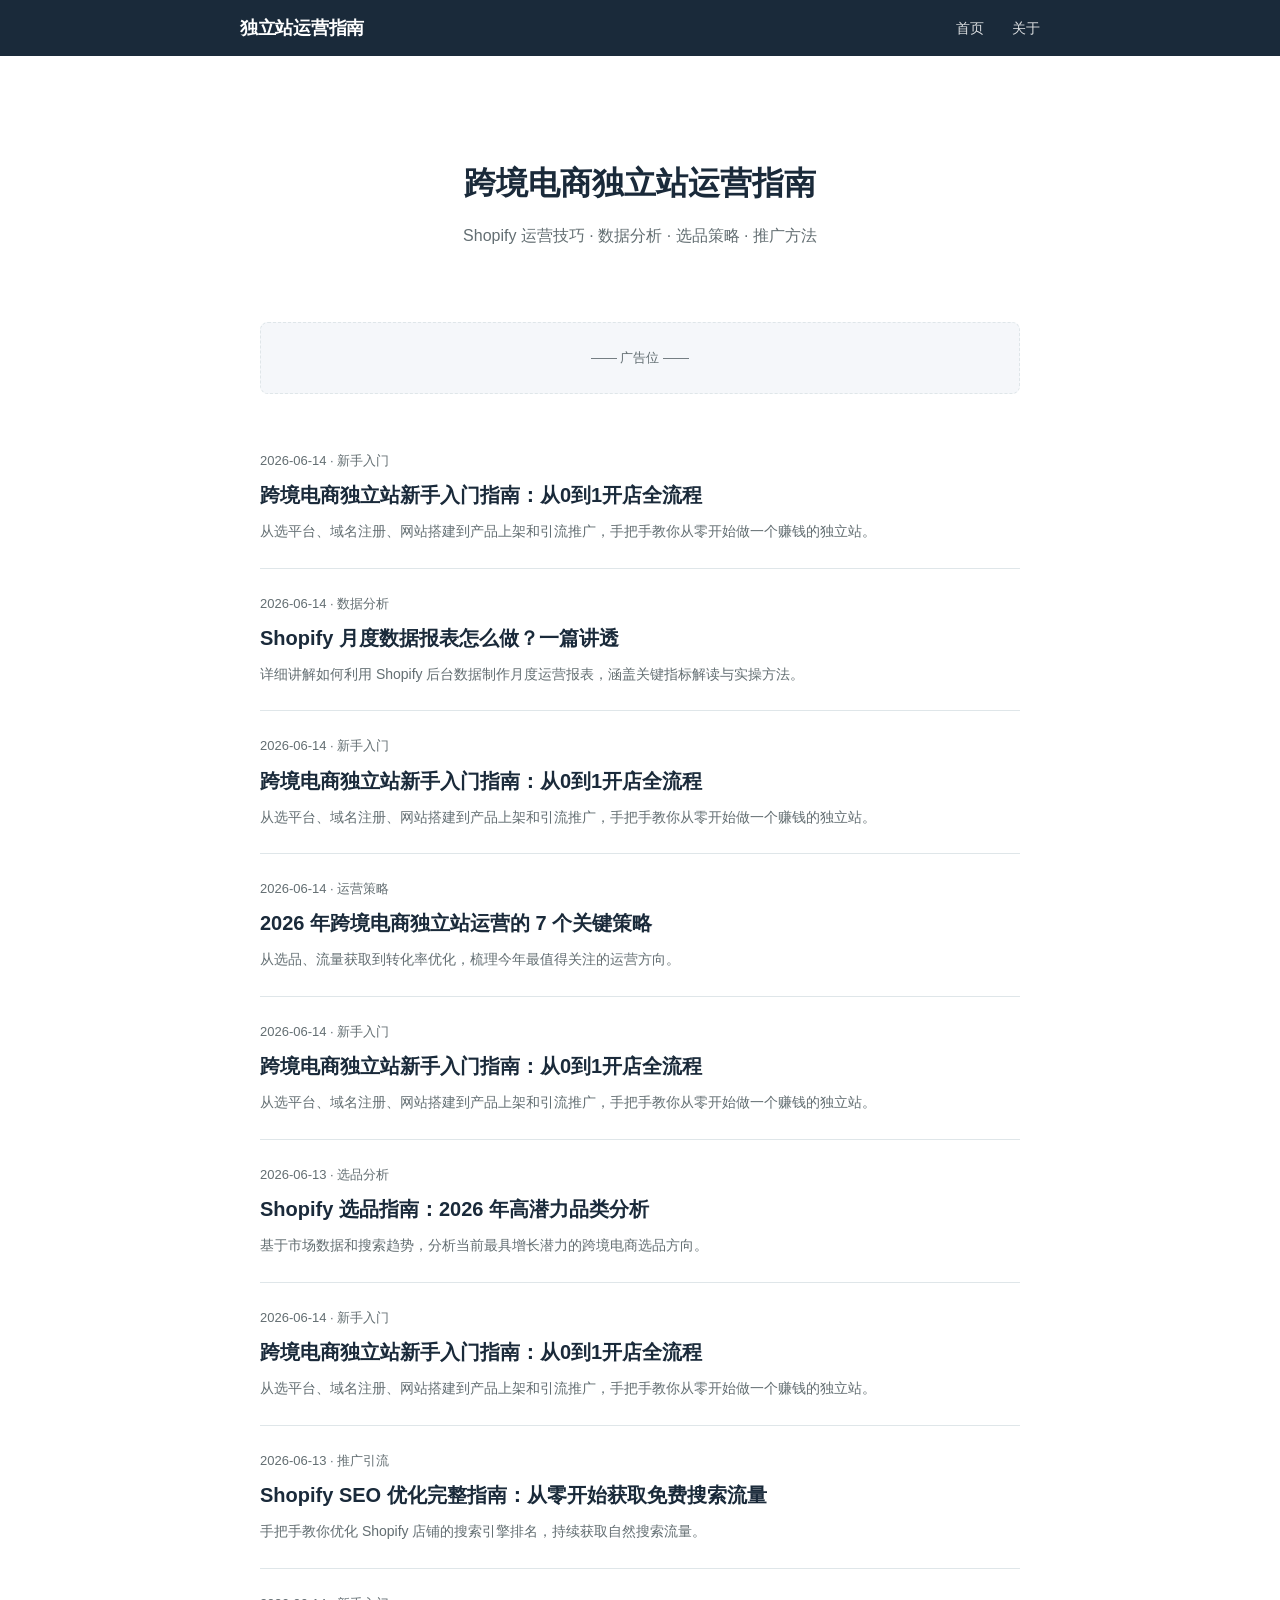
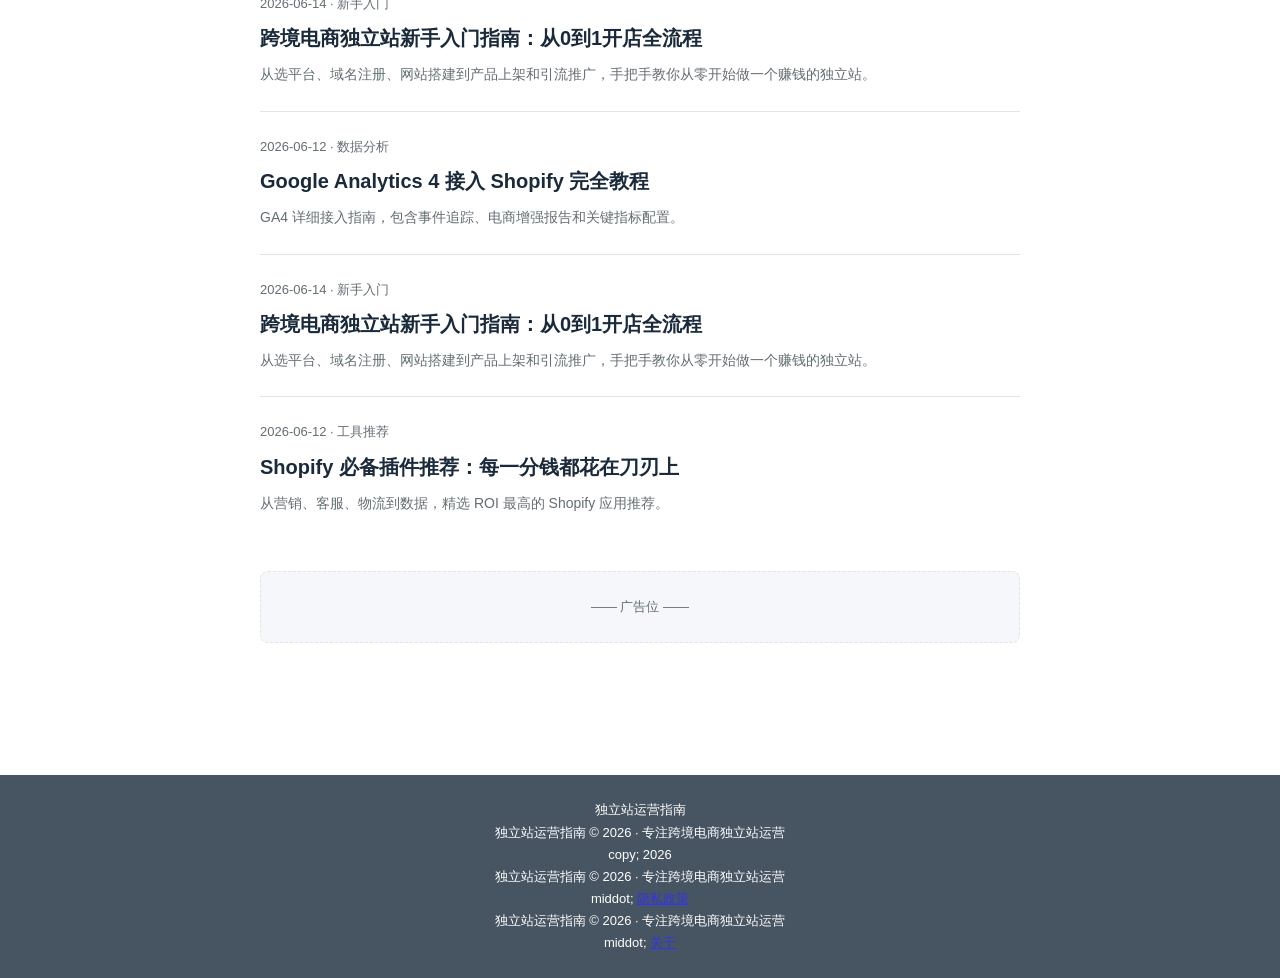
<file: index.html>
<!DOCTYPE html>
<html lang="zh-CN">
<head>
<meta charset="UTF-8">
<meta name="viewport" content="width=device-width, initial-scale=1.0">
<title>独立站运营指南 - Shopify运营技巧与跨境电商数据分析</title>
<meta name="description" content="专注于跨境电商独立站运营，分享Shopify数据分析和独立站推广技巧。每日更新运营干货。">
<link rel="stylesheet" href="/css/style.css">
<link rel="sitemap" type="application/xml" href="/sitemap.xml">
</head>
<body>

<header>
  <div class="inner">
    <a href="/" class="logo">独立站运营指南</a>
    <nav>
      <a href="/">首页</a>
      <a href="/about.html">关于</a>
    </nav>
  </div>
</header>

<div class="container">

  <div class="hero">
    <h1>跨境电商独立站运营指南</h1>
    <p>Shopify 运营技巧 · 数据分析 · 选品策略 · 推广方法</p>
  </div>

  <!-- AdSense 占位 -->
  <div class="ad-slot">—— 广告位 ——</div>

  <ul class="post-list" id="post-list">

    <li class="post-item">
      <div class="meta">2026-06-14 · 新手入门</div>
      <h2><a href="/posts/independent-site-guide-beginners.html">跨境电商独立站新手入门指南：从0到1开店全流程</a></h2>
      <p class="excerpt">从选平台、域名注册、网站搭建到产品上架和引流推广，手把手教你从零开始做一个赚钱的独立站。</p>
    </li>
    <li class="post-item">
      <div class="meta">2026-06-14 · 数据分析</div>
      <h2><a href="/posts/shopify-data-report-guide.html">Shopify 月度数据报表怎么做？一篇讲透</a></h2>
      <p class="excerpt">详细讲解如何利用 Shopify 后台数据制作月度运营报表，涵盖关键指标解读与实操方法。</p>
    </li>

    <li class="post-item">
      <div class="meta">2026-06-14 · 新手入门</div>
      <h2><a href="/posts/independent-site-guide-beginners.html">跨境电商独立站新手入门指南：从0到1开店全流程</a></h2>
      <p class="excerpt">从选平台、域名注册、网站搭建到产品上架和引流推广，手把手教你从零开始做一个赚钱的独立站。</p>
    </li>
    <li class="post-item">
      <div class="meta">2026-06-14 · 运营策略</div>
      <h2><a href="/posts/cross-border-ecommerce-tips-2026.html">2026 年跨境电商独立站运营的 7 个关键策略</a></h2>
      <p class="excerpt">从选品、流量获取到转化率优化，梳理今年最值得关注的运营方向。</p>
    </li>

    <li class="post-item">
      <div class="meta">2026-06-14 · 新手入门</div>
      <h2><a href="/posts/independent-site-guide-beginners.html">跨境电商独立站新手入门指南：从0到1开店全流程</a></h2>
      <p class="excerpt">从选平台、域名注册、网站搭建到产品上架和引流推广，手把手教你从零开始做一个赚钱的独立站。</p>
    </li>
    <li class="post-item">
      <div class="meta">2026-06-13 · 选品分析</div>
      <h2><a href="/posts/shopify-product-research-2026.html">Shopify 选品指南：2026 年高潜力品类分析</a></h2>
      <p class="excerpt">基于市场数据和搜索趋势，分析当前最具增长潜力的跨境电商选品方向。</p>
    </li>

    <li class="post-item">
      <div class="meta">2026-06-14 · 新手入门</div>
      <h2><a href="/posts/independent-site-guide-beginners.html">跨境电商独立站新手入门指南：从0到1开店全流程</a></h2>
      <p class="excerpt">从选平台、域名注册、网站搭建到产品上架和引流推广，手把手教你从零开始做一个赚钱的独立站。</p>
    </li>
    <li class="post-item">
      <div class="meta">2026-06-13 · 推广引流</div>
      <h2><a href="/posts/shopify-seo-guide.html">Shopify SEO 优化完整指南：从零开始获取免费搜索流量</a></h2>
      <p class="excerpt">手把手教你优化 Shopify 店铺的搜索引擎排名，持续获取自然搜索流量。</p>
    </li>

    <li class="post-item">
      <div class="meta">2026-06-14 · 新手入门</div>
      <h2><a href="/posts/independent-site-guide-beginners.html">跨境电商独立站新手入门指南：从0到1开店全流程</a></h2>
      <p class="excerpt">从选平台、域名注册、网站搭建到产品上架和引流推广，手把手教你从零开始做一个赚钱的独立站。</p>
    </li>
    <li class="post-item">
      <div class="meta">2026-06-12 · 数据分析</div>
      <h2><a href="/posts/google-analytics-4-shopify.html">Google Analytics 4 接入 Shopify 完全教程</a></h2>
      <p class="excerpt">GA4 详细接入指南，包含事件追踪、电商增强报告和关键指标配置。</p>
    </li>

    <li class="post-item">
      <div class="meta">2026-06-14 · 新手入门</div>
      <h2><a href="/posts/independent-site-guide-beginners.html">跨境电商独立站新手入门指南：从0到1开店全流程</a></h2>
      <p class="excerpt">从选平台、域名注册、网站搭建到产品上架和引流推广，手把手教你从零开始做一个赚钱的独立站。</p>
    </li>
    <li class="post-item">
      <div class="meta">2026-06-12 · 工具推荐</div>
      <h2><a href="/posts/shopify-apps-roi-calculator.html">Shopify 必备插件推荐：每一分钱都花在刀刃上</a></h2>
      <p class="excerpt">从营销、客服、物流到数据，精选 ROI 最高的 Shopify 应用推荐。</p>
    </li>

  </ul>

  <!-- AdSense 底部 -->
  <div class="ad-slot">—— 广告位 ——</div>

</div>

<footer>
  <p>独立站运营指南 <p>独立站运营指南 &copy; 2026 &middot; 专注跨境电商独立站运营</p>copy; 2026 <p>独立站运营指南 &copy; 2026 &middot; 专注跨境电商独立站运营</p>middot; <a href="/privacy-policy.html">隐私政策</a> <p>独立站运营指南 &copy; 2026 &middot; 专注跨境电商独立站运营</p>middot; <a href="/about.html">关于</a></p>
</footer>

</body>
</html>
</file>
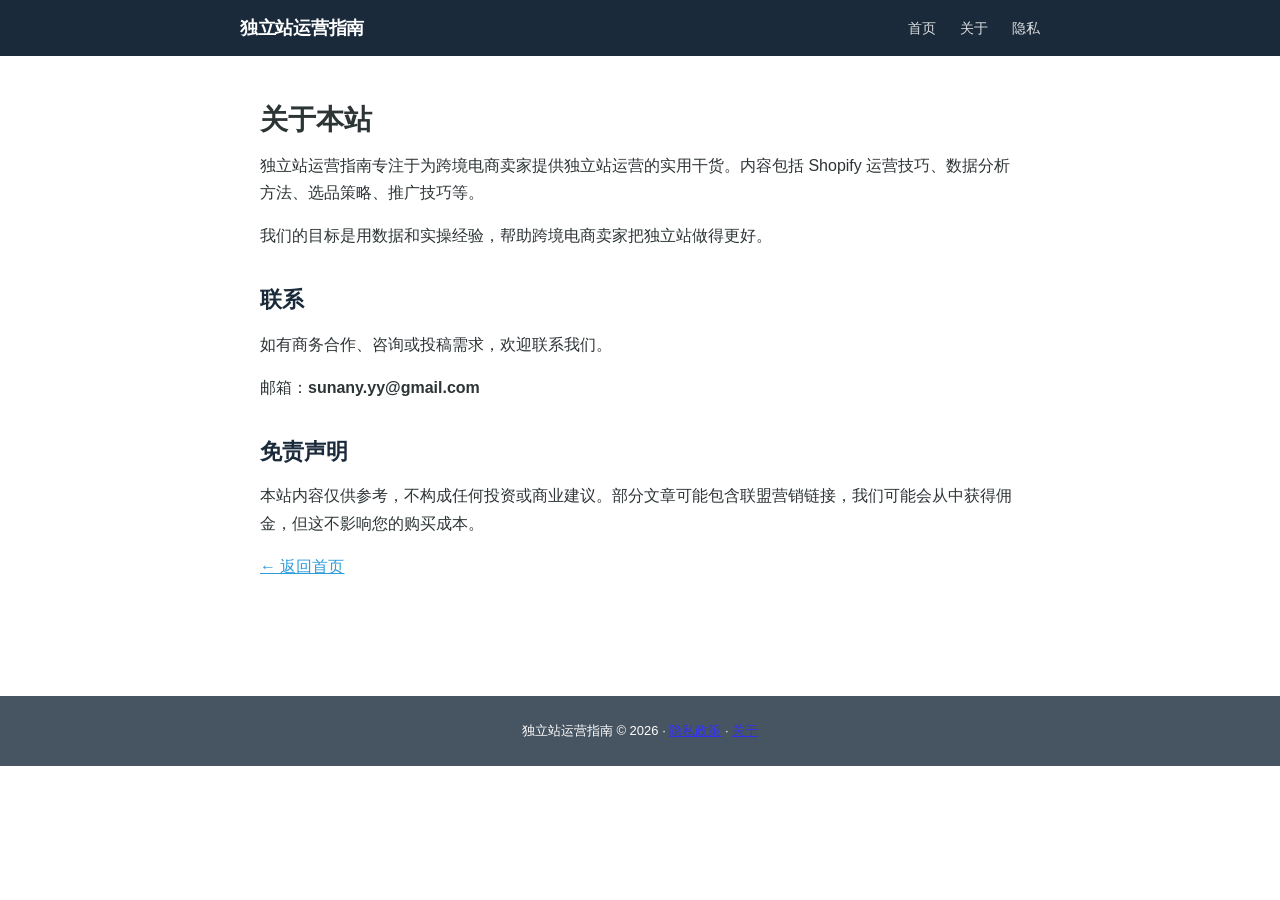
<file: about.html>
<!DOCTYPE html>
<html lang="zh-CN">
<head>
<meta charset="UTF-8">
<meta name="viewport" content="width=device-width, initial-scale=1.0">
<title>关于 - 独立站运营指南</title>
<meta name="description" content="关于独立站运营指南，专注跨境电商独立站运营的干货分享平台。">
<link rel="stylesheet" href="/css/style.css">
</head>
<body>
<header>
  <div class="inner">
    <a href="/" class="logo">独立站运营指南</a>
    <nav><a href="/">首页</a><a href="/about.html">关于</a><a href="/privacy-policy.html">隐私</a></nav>
  </div>
</header>
<div class="container article">
<h1>关于本站</h1>
<p>独立站运营指南专注于为跨境电商卖家提供独立站运营的实用干货。内容包括 Shopify 运营技巧、数据分析方法、选品策略、推广技巧等。</p>
<p>我们的目标是用数据和实操经验，帮助跨境电商卖家把独立站做得更好。</p>
<h2>联系</h2>
<p>如有商务合作、咨询或投稿需求，欢迎联系我们。</p>
<p>邮箱：<strong>sunany.yy@gmail.com</strong></p>

<h2>免责声明</h2>
<p>本站内容仅供参考，不构成任何投资或商业建议。部分文章可能包含联盟营销链接，我们可能会从中获得佣金，但这不影响您的购买成本。</p>

<p><a href="/">← 返回首页</a></p>
</div>
<footer>
  <p>独立站运营指南 &copy; 2026 &middot; <a href="/privacy-policy.html">隐私政策</a> &middot; <a href="/about.html">关于</a></p>
</footer>
</body>
</html>
</file>
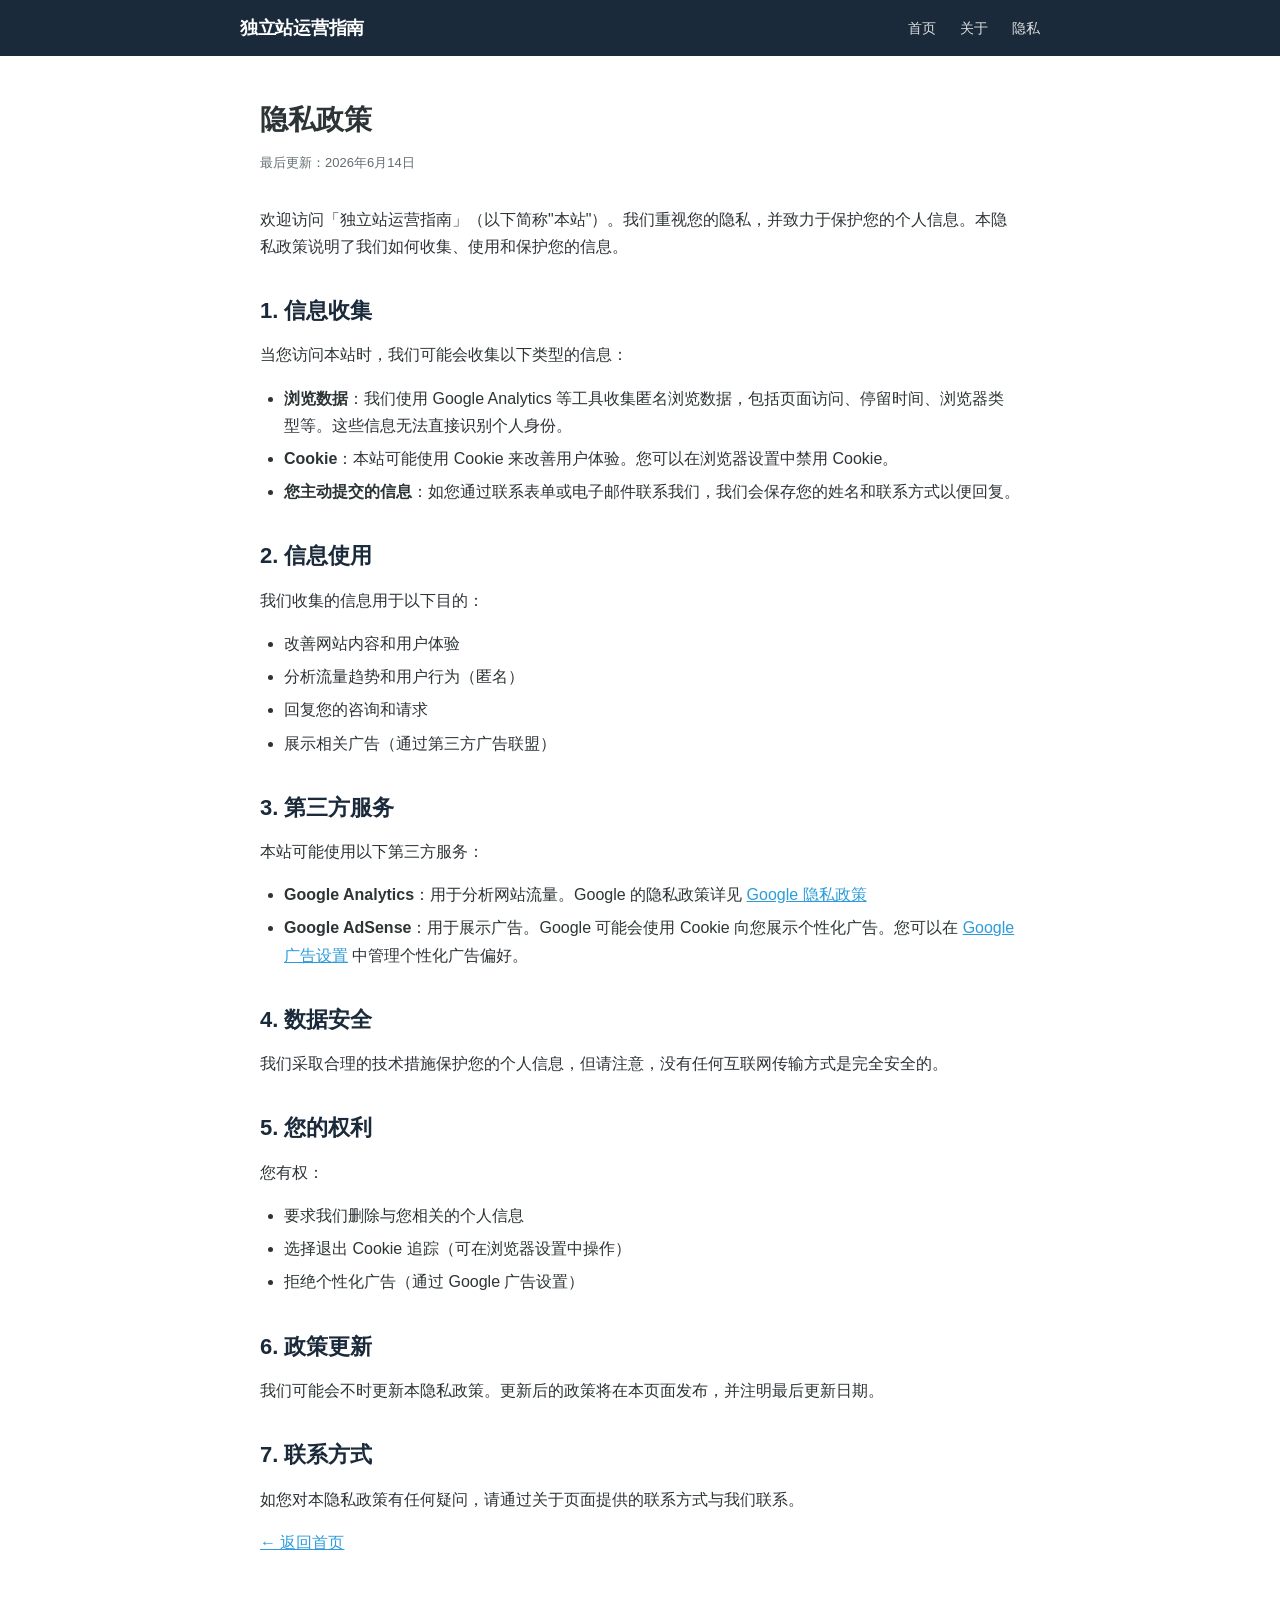
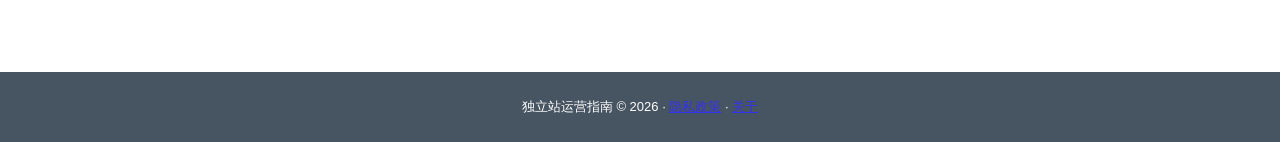
<file: privacy-policy.html>
<!DOCTYPE html>
<html lang="zh-CN">
<head>
<meta charset="UTF-8">
<meta name="viewport" content="width=device-width, initial-scale=1.0">
<title>隐私政策 - 独立站运营指南</title>
<meta name="description" content="独立站运营指南的隐私政策，说明我们如何收集、使用和保护您的个人信息。">
<link rel="stylesheet" href="/css/style.css">
</head>
<body>
<header>
  <div class="inner">
    <a href="/" class="logo">独立站运营指南</a>
    <nav><a href="/">首页</a><a href="/about.html">关于</a><a href="/privacy-policy.html">隐私</a></nav>
  </div>
</header>
<div class="container article">
<h1>隐私政策</h1>
<p class="meta">最后更新：2026年6月14日</p>

<p>欢迎访问「独立站运营指南」（以下简称"本站"）。我们重视您的隐私，并致力于保护您的个人信息。本隐私政策说明了我们如何收集、使用和保护您的信息。</p>

<h2>1. 信息收集</h2>
<p>当您访问本站时，我们可能会收集以下类型的信息：</p>
<ul>
  <li><strong>浏览数据</strong>：我们使用 Google Analytics 等工具收集匿名浏览数据，包括页面访问、停留时间、浏览器类型等。这些信息无法直接识别个人身份。</li>
  <li><strong>Cookie</strong>：本站可能使用 Cookie 来改善用户体验。您可以在浏览器设置中禁用 Cookie。</li>
  <li><strong>您主动提交的信息</strong>：如您通过联系表单或电子邮件联系我们，我们会保存您的姓名和联系方式以便回复。</li>
</ul>

<h2>2. 信息使用</h2>
<p>我们收集的信息用于以下目的：</p>
<ul>
  <li>改善网站内容和用户体验</li>
  <li>分析流量趋势和用户行为（匿名）</li>
  <li>回复您的咨询和请求</li>
  <li>展示相关广告（通过第三方广告联盟）</li>
</ul>

<h2>3. 第三方服务</h2>
<p>本站可能使用以下第三方服务：</p>
<ul>
  <li><strong>Google Analytics</strong>：用于分析网站流量。Google 的隐私政策详见 <a href="https://policies.google.com/privacy" rel="nofollow" target="_blank">Google 隐私政策</a></li>
  <li><strong>Google AdSense</strong>：用于展示广告。Google 可能会使用 Cookie 向您展示个性化广告。您可以在 <a href="https://adssettings.google.com" rel="nofollow" target="_blank">Google 广告设置</a> 中管理个性化广告偏好。</li>
</ul>

<h2>4. 数据安全</h2>
<p>我们采取合理的技术措施保护您的个人信息，但请注意，没有任何互联网传输方式是完全安全的。</p>

<h2>5. 您的权利</h2>
<p>您有权：</p>
<ul>
  <li>要求我们删除与您相关的个人信息</li>
  <li>选择退出 Cookie 追踪（可在浏览器设置中操作）</li>
  <li>拒绝个性化广告（通过 Google 广告设置）</li>
</ul>

<h2>6. 政策更新</h2>
<p>我们可能会不时更新本隐私政策。更新后的政策将在本页面发布，并注明最后更新日期。</p>

<h2>7. 联系方式</h2>
<p>如您对本隐私政策有任何疑问，请通过关于页面提供的联系方式与我们联系。</p>

<p><a href="/">← 返回首页</a></p>
</div>
<footer>
  <p>独立站运营指南 &copy; 2026 &middot; <a href="/privacy-policy.html">隐私政策</a> &middot; <a href="/about.html">关于</a></p>
</footer>
</body>
</html>
</file>
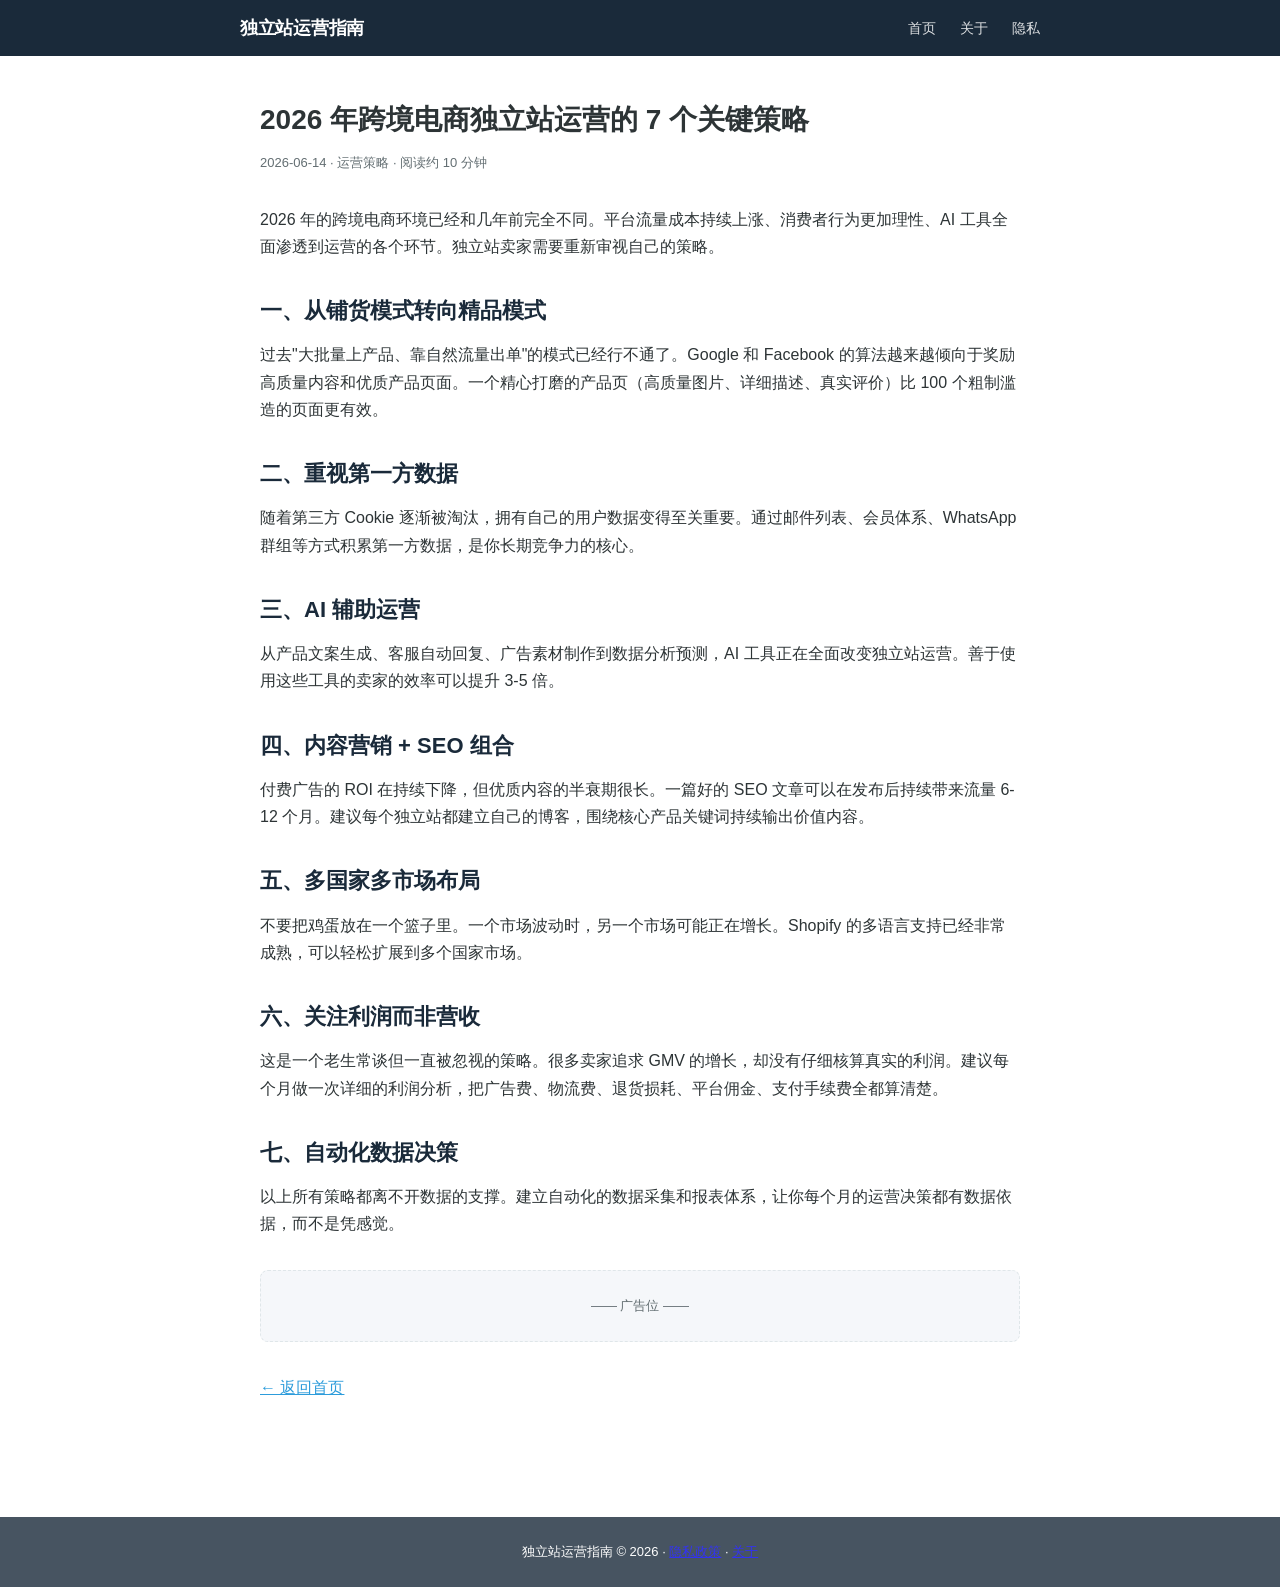
<file: posts/cross-border-ecommerce-tips-2026.html>
<!DOCTYPE html>
<html lang="zh-CN">
<head>
<meta charset="UTF-8">
<meta name="viewport" content="width=device-width, initial-scale=1.0">
<title>2026 年跨境电商独立站运营的 7 个关键策略 - 独立站运营指南</title>
<meta name="description" content="从选品、流量获取到转化率优化，梳理 2026 年最值得关注的跨境电商独立站运营方向。">
<link rel="stylesheet" href="/css/style.css">
</head>
<body>
<header>
  <div class="inner">
    <a href="/" class="logo">独立站运营指南</a>
    <nav><a href="/">首页</a><a href="/about.html">关于</a><a href="/privacy-policy.html">隐私</a></nav>
  </div>
</header>
<div class="container article">
<h1>2026 年跨境电商独立站运营的 7 个关键策略</h1>
<div class="meta">2026-06-14 · 运营策略 · 阅读约 10 分钟</div>

<p>2026 年的跨境电商环境已经和几年前完全不同。平台流量成本持续上涨、消费者行为更加理性、AI 工具全面渗透到运营的各个环节。独立站卖家需要重新审视自己的策略。</p>

<h2>一、从铺货模式转向精品模式</h2>
<p>过去"大批量上产品、靠自然流量出单"的模式已经行不通了。Google 和 Facebook 的算法越来越倾向于奖励高质量内容和优质产品页面。一个精心打磨的产品页（高质量图片、详细描述、真实评价）比 100 个粗制滥造的页面更有效。</p>

<h2>二、重视第一方数据</h2>
<p>随着第三方 Cookie 逐渐被淘汰，拥有自己的用户数据变得至关重要。通过邮件列表、会员体系、WhatsApp 群组等方式积累第一方数据，是你长期竞争力的核心。</p>

<h2>三、AI 辅助运营</h2>
<p>从产品文案生成、客服自动回复、广告素材制作到数据分析预测，AI 工具正在全面改变独立站运营。善于使用这些工具的卖家的效率可以提升 3-5 倍。</p>

<h2>四、内容营销 + SEO 组合</h2>
<p>付费广告的 ROI 在持续下降，但优质内容的半衰期很长。一篇好的 SEO 文章可以在发布后持续带来流量 6-12 个月。建议每个独立站都建立自己的博客，围绕核心产品关键词持续输出价值内容。</p>

<h2>五、多国家多市场布局</h2>
<p>不要把鸡蛋放在一个篮子里。一个市场波动时，另一个市场可能正在增长。Shopify 的多语言支持已经非常成熟，可以轻松扩展到多个国家市场。</p>

<h2>六、关注利润而非营收</h2>
<p>这是一个老生常谈但一直被忽视的策略。很多卖家追求 GMV 的增长，却没有仔细核算真实的利润。建议每个月做一次详细的利润分析，把广告费、物流费、退货损耗、平台佣金、支付手续费全都算清楚。</p>

<h2>七、自动化数据决策</h2>
<p>以上所有策略都离不开数据的支撑。建立自动化的数据采集和报表体系，让你每个月的运营决策都有数据依据，而不是凭感觉。</p>

<div class="ad-slot">—— 广告位 ——</div>

<p><a href="/">← 返回首页</a></p>
</div>
<footer>
  <p>独立站运营指南 &copy; 2026 &middot; <a href="/privacy-policy.html">隐私政策</a> &middot; <a href="/about.html">关于</a></p>
</footer>
</body>
</html>
</file>
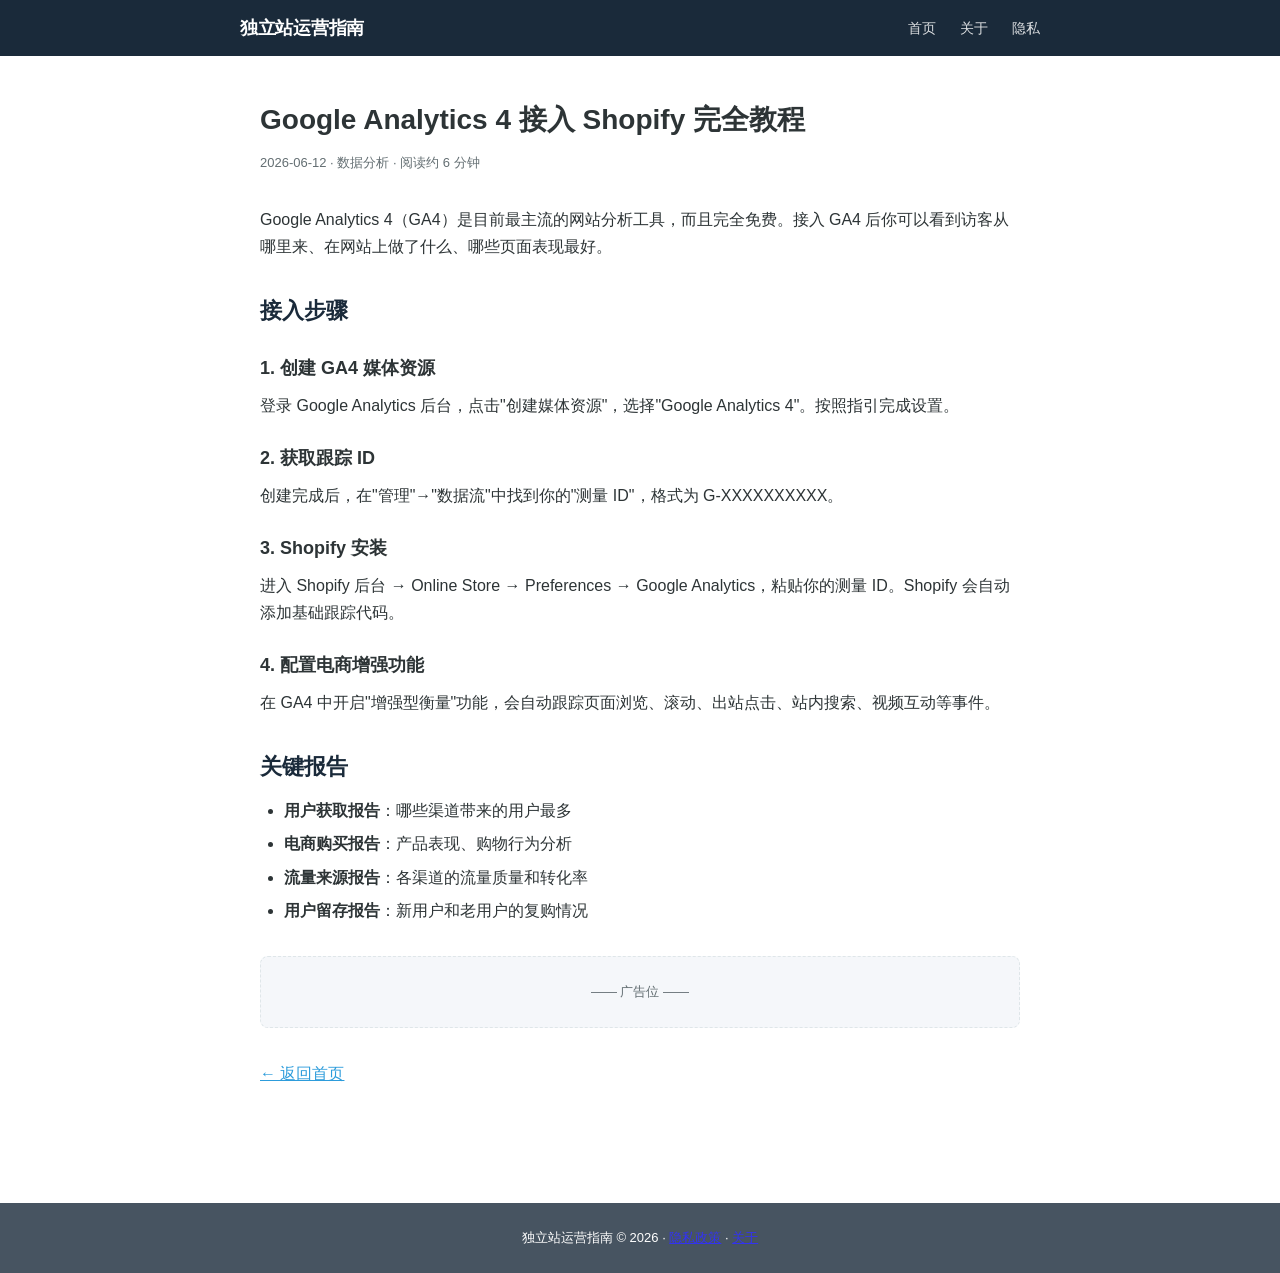
<file: posts/google-analytics-4-shopify.html>
<!DOCTYPE html>
<html lang="zh-CN">
<head>
<meta charset="UTF-8">
<meta name="viewport" content="width=device-width, initial-scale=1.0">
<title>Google Analytics 4 接入 Shopify 完全教程 - 独立站运营指南</title>
<meta name="description" content="GA4 详细接入指南，包含事件追踪、电商增强报告和关键指标配置。">
<link rel="stylesheet" href="/css/style.css">
</head>
<body>
<header>
  <div class="inner">
    <a href="/" class="logo">独立站运营指南</a>
    <nav><a href="/">首页</a><a href="/about.html">关于</a><a href="/privacy-policy.html">隐私</a></nav>
  </div>
</header>
<div class="container article">
<h1>Google Analytics 4 接入 Shopify 完全教程</h1>
<div class="meta">2026-06-12 · 数据分析 · 阅读约 6 分钟</div>

<p>Google Analytics 4（GA4）是目前最主流的网站分析工具，而且完全免费。接入 GA4 后你可以看到访客从哪里来、在网站上做了什么、哪些页面表现最好。</p>

<h2>接入步骤</h2>
<h3>1. 创建 GA4 媒体资源</h3>
<p>登录 Google Analytics 后台，点击"创建媒体资源"，选择"Google Analytics 4"。按照指引完成设置。</p>

<h3>2. 获取跟踪 ID</h3>
<p>创建完成后，在"管理"→"数据流"中找到你的"测量 ID"，格式为 G-XXXXXXXXXX。</p>

<h3>3. Shopify 安装</h3>
<p>进入 Shopify 后台 → Online Store → Preferences → Google Analytics，粘贴你的测量 ID。Shopify 会自动添加基础跟踪代码。</p>

<h3>4. 配置电商增强功能</h3>
<p>在 GA4 中开启"增强型衡量"功能，会自动跟踪页面浏览、滚动、出站点击、站内搜索、视频互动等事件。</p>

<h2>关键报告</h2>
<ul>
<li><strong>用户获取报告</strong>：哪些渠道带来的用户最多</li>
<li><strong>电商购买报告</strong>：产品表现、购物行为分析</li>
<li><strong>流量来源报告</strong>：各渠道的流量质量和转化率</li>
<li><strong>用户留存报告</strong>：新用户和老用户的复购情况</li>
</ul>

<div class="ad-slot">—— 广告位 ——</div>
<p><a href="/">← 返回首页</a></p>
</div>
<footer>
  <p>独立站运营指南 &copy; 2026 &middot; <a href="/privacy-policy.html">隐私政策</a> &middot; <a href="/about.html">关于</a></p>
</footer>
</body>
</html>
</file>
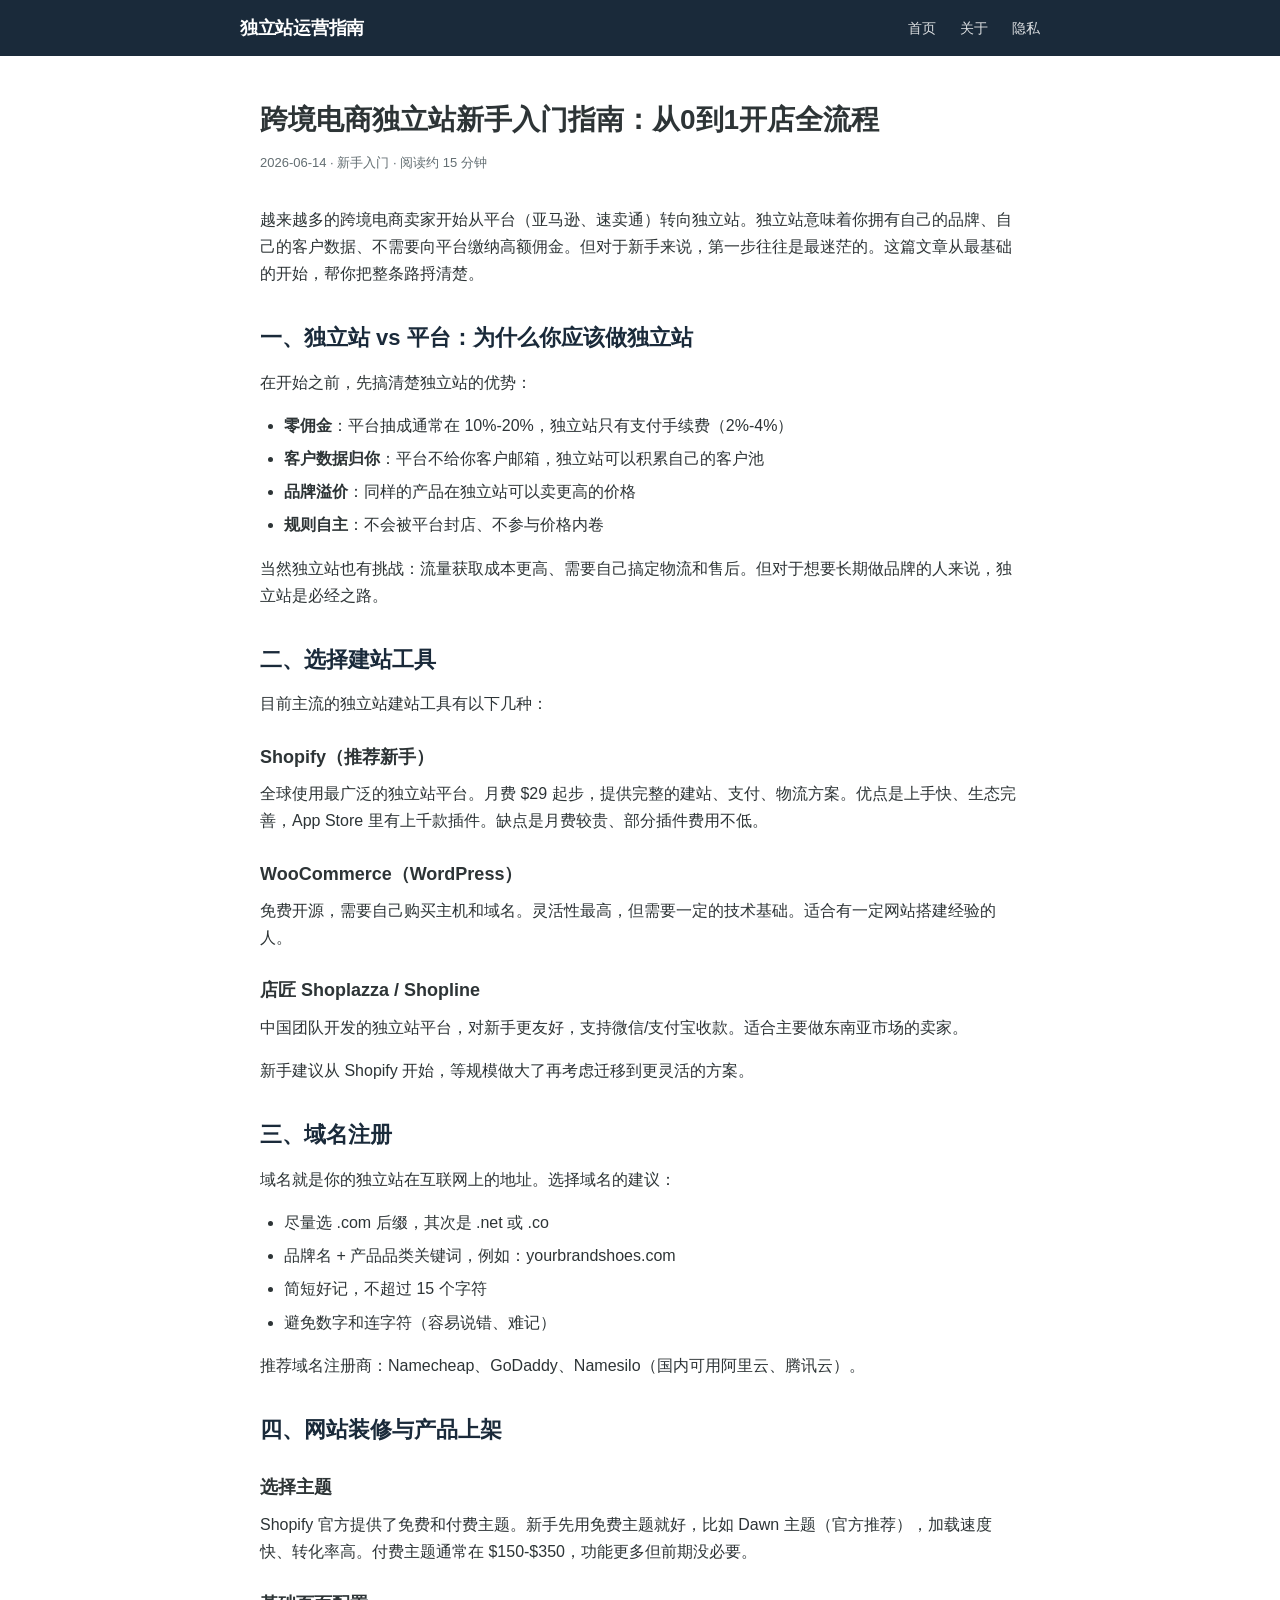
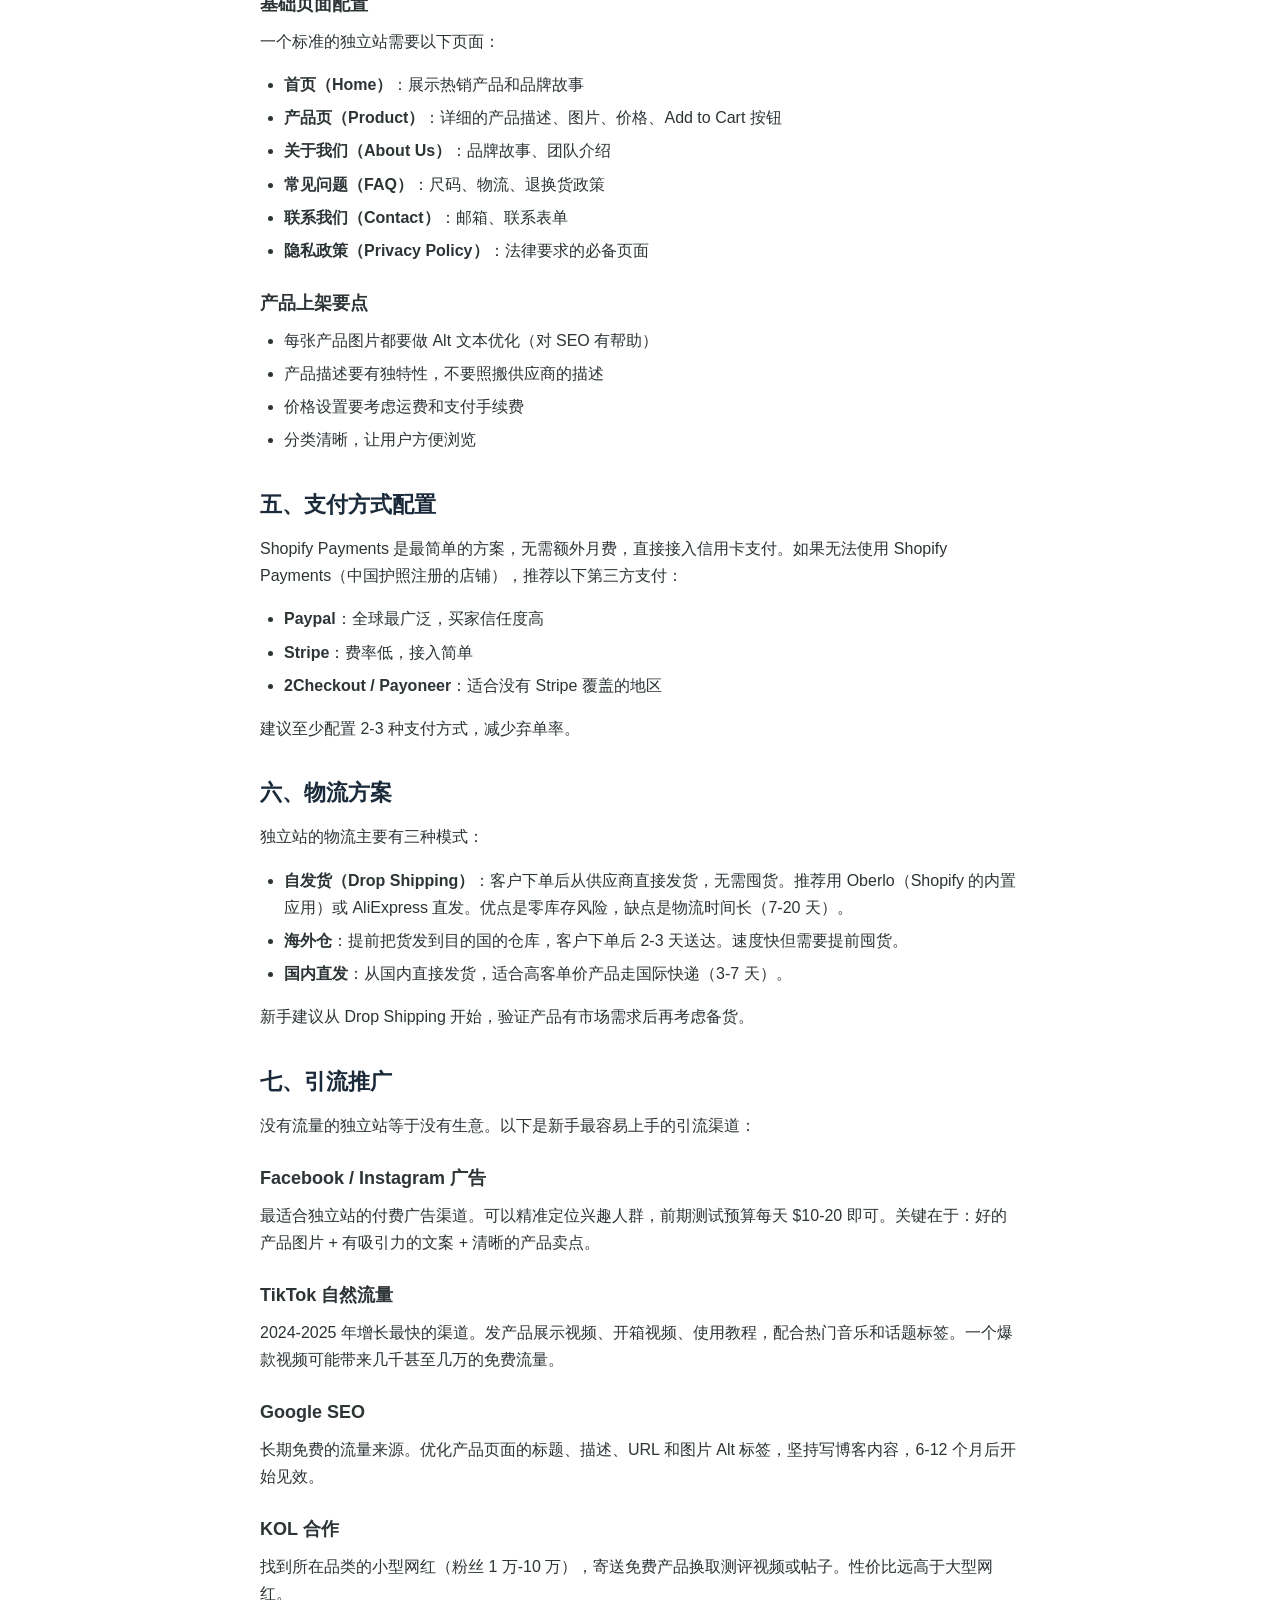
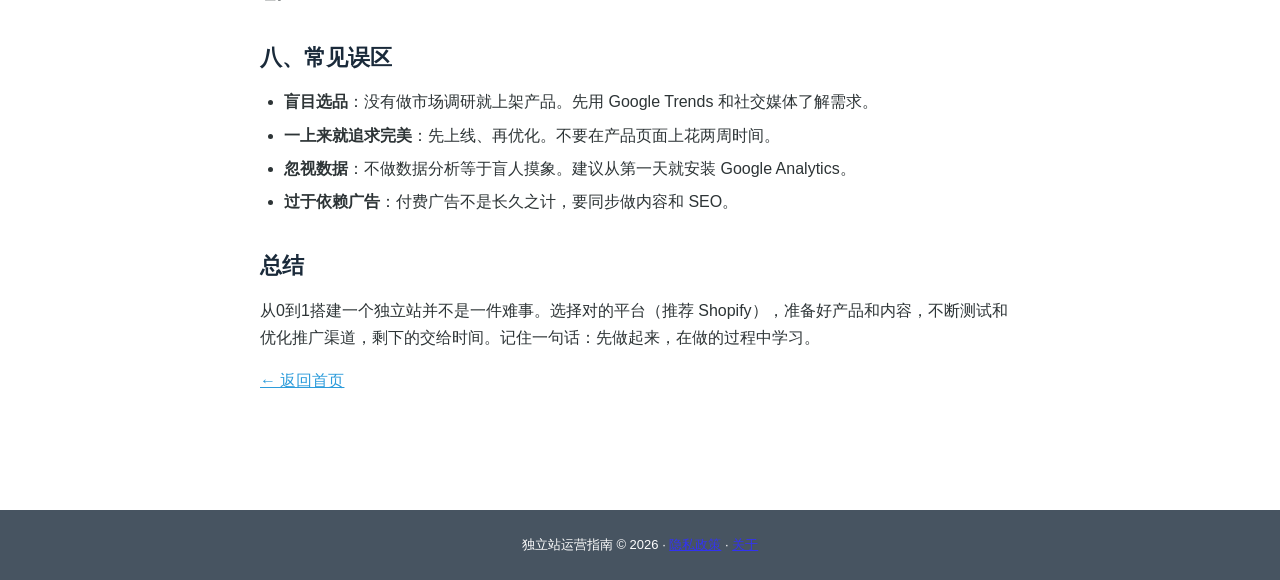
<file: posts/independent-site-guide-beginners.html>
<!DOCTYPE html>
<html lang="zh-CN">
<head>
<meta charset="UTF-8">
<meta name="viewport" content="width=device-width, initial-scale=1.0">
<title>跨境电商独立站新手入门指南：从0到1开店全流程 - 独立站运营指南</title>
<meta name="description" content="最全面的跨境电商独立站新手入门教程，从选平台、域名注册、网站搭建到产品上架、引流推广，手把手教你从零开始做一个赚钱的独立站。">
<link rel="stylesheet" href="/css/style.css">
</head>
<body>
<header>
  <div class="inner">
    <a href="/" class="logo">独立站运营指南</a>
    <nav><a href="/">首页</a><a href="/about.html">关于</a><a href="/privacy-policy.html">隐私</a></nav>
  </div>
</header>
<div class="container article">
<h1>跨境电商独立站新手入门指南：从0到1开店全流程</h1>
<div class="meta">2026-06-14 · 新手入门 · 阅读约 15 分钟</div>

<p>越来越多的跨境电商卖家开始从平台（亚马逊、速卖通）转向独立站。独立站意味着你拥有自己的品牌、自己的客户数据、不需要向平台缴纳高额佣金。但对于新手来说，第一步往往是最迷茫的。这篇文章从最基础的开始，帮你把整条路捋清楚。</p>

<h2>一、独立站 vs 平台：为什么你应该做独立站</h2>
<p>在开始之前，先搞清楚独立站的优势：</p>
<ul>
  <li><strong>零佣金</strong>：平台抽成通常在 10%-20%，独立站只有支付手续费（2%-4%）</li>
  <li><strong>客户数据归你</strong>：平台不给你客户邮箱，独立站可以积累自己的客户池</li>
  <li><strong>品牌溢价</strong>：同样的产品在独立站可以卖更高的价格</li>
  <li><strong>规则自主</strong>：不会被平台封店、不参与价格内卷</li>
</ul>
<p>当然独立站也有挑战：流量获取成本更高、需要自己搞定物流和售后。但对于想要长期做品牌的人来说，独立站是必经之路。</p>

<h2>二、选择建站工具</h2>
<p>目前主流的独立站建站工具有以下几种：</p>

<h3>Shopify（推荐新手）</h3>
<p>全球使用最广泛的独立站平台。月费 $29 起步，提供完整的建站、支付、物流方案。优点是上手快、生态完善，App Store 里有上千款插件。缺点是月费较贵、部分插件费用不低。</p>

<h3>WooCommerce（WordPress）</h3>
<p>免费开源，需要自己购买主机和域名。灵活性最高，但需要一定的技术基础。适合有一定网站搭建经验的人。</p>

<h3>店匠 Shoplazza / Shopline</h3>
<p>中国团队开发的独立站平台，对新手更友好，支持微信/支付宝收款。适合主要做东南亚市场的卖家。</p>

<p>新手建议从 Shopify 开始，等规模做大了再考虑迁移到更灵活的方案。</p>

<h2>三、域名注册</h2>
<p>域名就是你的独立站在互联网上的地址。选择域名的建议：</p>
<ul>
  <li>尽量选 .com 后缀，其次是 .net 或 .co</li>
  <li>品牌名 + 产品品类关键词，例如：yourbrandshoes.com</li>
  <li>简短好记，不超过 15 个字符</li>
  <li>避免数字和连字符（容易说错、难记）</li>
</ul>
<p>推荐域名注册商：Namecheap、GoDaddy、Namesilo（国内可用阿里云、腾讯云）。</p>

<h2>四、网站装修与产品上架</h2>

<h3>选择主题</h3>
<p>Shopify 官方提供了免费和付费主题。新手先用免费主题就好，比如 Dawn 主题（官方推荐），加载速度快、转化率高。付费主题通常在 $150-$350，功能更多但前期没必要。</p>

<h3>基础页面配置</h3>
<p>一个标准的独立站需要以下页面：</p>
<ul>
  <li><strong>首页（Home）</strong>：展示热销产品和品牌故事</li>
  <li><strong>产品页（Product）</strong>：详细的产品描述、图片、价格、Add to Cart 按钮</li>
  <li><strong>关于我们（About Us）</strong>：品牌故事、团队介绍</li>
  <li><strong>常见问题（FAQ）</strong>：尺码、物流、退换货政策</li>
  <li><strong>联系我们（Contact）</strong>：邮箱、联系表单</li>
  <li><strong>隐私政策（Privacy Policy）</strong>：法律要求的必备页面</li>
</ul>

<h3>产品上架要点</h3>
<ul>
  <li>每张产品图片都要做 Alt 文本优化（对 SEO 有帮助）</li>
  <li>产品描述要有独特性，不要照搬供应商的描述</li>
  <li>价格设置要考虑运费和支付手续费</li>
  <li>分类清晰，让用户方便浏览</li>
</ul>

<h2>五、支付方式配置</h2>
<p>Shopify Payments 是最简单的方案，无需额外月费，直接接入信用卡支付。如果无法使用 Shopify Payments（中国护照注册的店铺），推荐以下第三方支付：</p>
<ul>
  <li><strong>Paypal</strong>：全球最广泛，买家信任度高</li>
  <li><strong>Stripe</strong>：费率低，接入简单</li>
  <li><strong>2Checkout / Payoneer</strong>：适合没有 Stripe 覆盖的地区</li>
</ul>
<p>建议至少配置 2-3 种支付方式，减少弃单率。</p>

<h2>六、物流方案</h2>
<p>独立站的物流主要有三种模式：</p>
<ul>
  <li><strong>自发货（Drop Shipping）</strong>：客户下单后从供应商直接发货，无需囤货。推荐用 Oberlo（Shopify 的内置应用）或 AliExpress 直发。优点是零库存风险，缺点是物流时间长（7-20 天）。</li>
  <li><strong>海外仓</strong>：提前把货发到目的国的仓库，客户下单后 2-3 天送达。速度快但需要提前囤货。</li>
  <li><strong>国内直发</strong>：从国内直接发货，适合高客单价产品走国际快递（3-7 天）。</li>
</ul>
<p>新手建议从 Drop Shipping 开始，验证产品有市场需求后再考虑备货。</p>

<h2>七、引流推广</h2>
<p>没有流量的独立站等于没有生意。以下是新手最容易上手的引流渠道：</p>

<h3>Facebook / Instagram 广告</h3>
<p>最适合独立站的付费广告渠道。可以精准定位兴趣人群，前期测试预算每天 $10-20 即可。关键在于：好的产品图片 + 有吸引力的文案 + 清晰的产品卖点。</p>

<h3>TikTok 自然流量</h3>
<p>2024-2025 年增长最快的渠道。发产品展示视频、开箱视频、使用教程，配合热门音乐和话题标签。一个爆款视频可能带来几千甚至几万的免费流量。</p>

<h3>Google SEO</h3>
<p>长期免费的流量来源。优化产品页面的标题、描述、URL 和图片 Alt 标签，坚持写博客内容，6-12 个月后开始见效。</p>

<h3>KOL 合作</h3>
<p>找到所在品类的小型网红（粉丝 1 万-10 万），寄送免费产品换取测评视频或帖子。性价比远高于大型网红。</p>

<h2>八、常见误区</h2>
<ul>
  <li><strong>盲目选品</strong>：没有做市场调研就上架产品。先用 Google Trends 和社交媒体了解需求。</li>
  <li><strong>一上来就追求完美</strong>：先上线、再优化。不要在产品页面上花两周时间。</li>
  <li><strong>忽视数据</strong>：不做数据分析等于盲人摸象。建议从第一天就安装 Google Analytics。</li>
  <li><strong>过于依赖广告</strong>：付费广告不是长久之计，要同步做内容和 SEO。</li>
</ul>

<h2>总结</h2>
<p>从0到1搭建一个独立站并不是一件难事。选择对的平台（推荐 Shopify），准备好产品和内容，不断测试和优化推广渠道，剩下的交给时间。记住一句话：先做起来，在做的过程中学习。</p>

<p><a href="/">← 返回首页</a></p>
</div>
<footer>
  <p>独立站运营指南 &copy; 2026 &middot; <a href="/privacy-policy.html">隐私政策</a> &middot; <a href="/about.html">关于</a></p>
</footer>
</body>
</html>
</file>
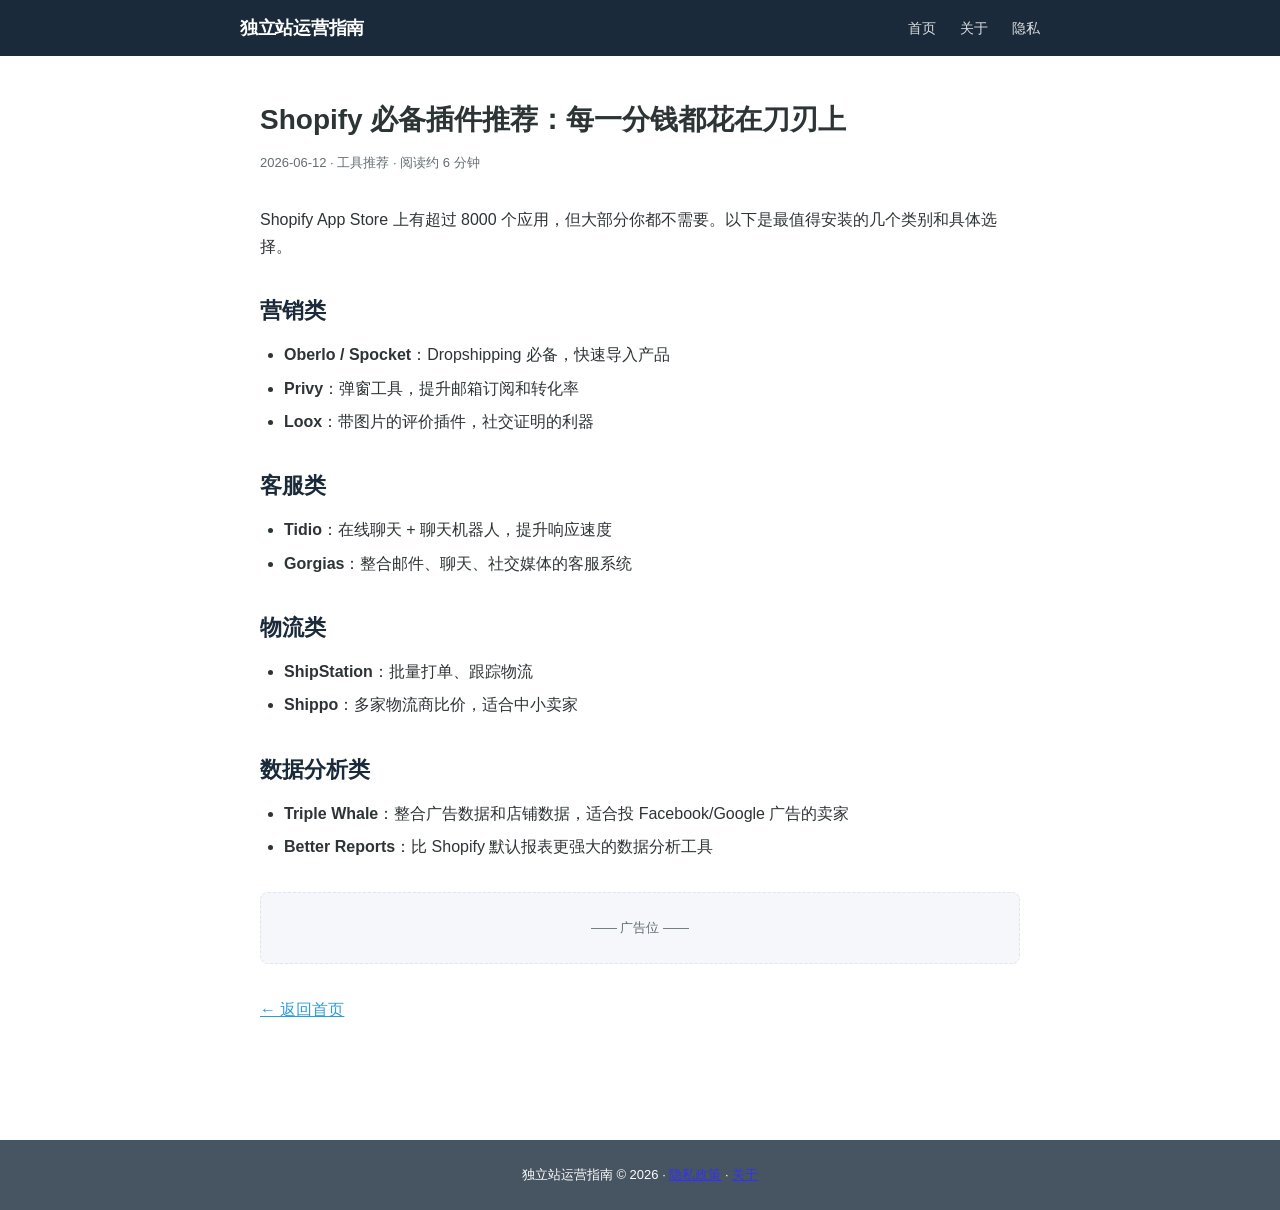
<file: posts/shopify-apps-roi-calculator.html>
<!DOCTYPE html>
<html lang="zh-CN">
<head>
<meta charset="UTF-8">
<meta name="viewport" content="width=device-width, initial-scale=1.0">
<title>Shopify 必备插件推荐：每一分钱都花在刀刃上 - 独立站运营指南</title>
<meta name="description" content="从营销、客服、物流到数据，精选 ROI 最高的 Shopify 应用推荐。">
<link rel="stylesheet" href="/css/style.css">
</head>
<body>
<header>
  <div class="inner">
    <a href="/" class="logo">独立站运营指南</a>
    <nav><a href="/">首页</a><a href="/about.html">关于</a><a href="/privacy-policy.html">隐私</a></nav>
  </div>
</header>
<div class="container article">
<h1>Shopify 必备插件推荐：每一分钱都花在刀刃上</h1>
<div class="meta">2026-06-12 · 工具推荐 · 阅读约 6 分钟</div>
<p>Shopify App Store 上有超过 8000 个应用，但大部分你都不需要。以下是最值得安装的几个类别和具体选择。</p>

<h2>营销类</h2>
<ul>
<li><strong>Oberlo / Spocket</strong>：Dropshipping 必备，快速导入产品</li>
<li><strong>Privy</strong>：弹窗工具，提升邮箱订阅和转化率</li>
<li><strong>Loox</strong>：带图片的评价插件，社交证明的利器</li>
</ul>

<h2>客服类</h2>
<ul>
<li><strong>Tidio</strong>：在线聊天 + 聊天机器人，提升响应速度</li>
<li><strong>Gorgias</strong>：整合邮件、聊天、社交媒体的客服系统</li>
</ul>

<h2>物流类</h2>
<ul>
<li><strong>ShipStation</strong>：批量打单、跟踪物流</li>
<li><strong>Shippo</strong>：多家物流商比价，适合中小卖家</li>
</ul>

<h2>数据分析类</h2>
<ul>
<li><strong>Triple Whale</strong>：整合广告数据和店铺数据，适合投 Facebook/Google 广告的卖家</li>
<li><strong>Better Reports</strong>：比 Shopify 默认报表更强大的数据分析工具</li>
</ul>

<div class="ad-slot">—— 广告位 ——</div>
<p><a href="/">← 返回首页</a></p>
</div>
<footer>
  <p>独立站运营指南 &copy; 2026 &middot; <a href="/privacy-policy.html">隐私政策</a> &middot; <a href="/about.html">关于</a></p>
</footer>
</body>
</html>
</file>
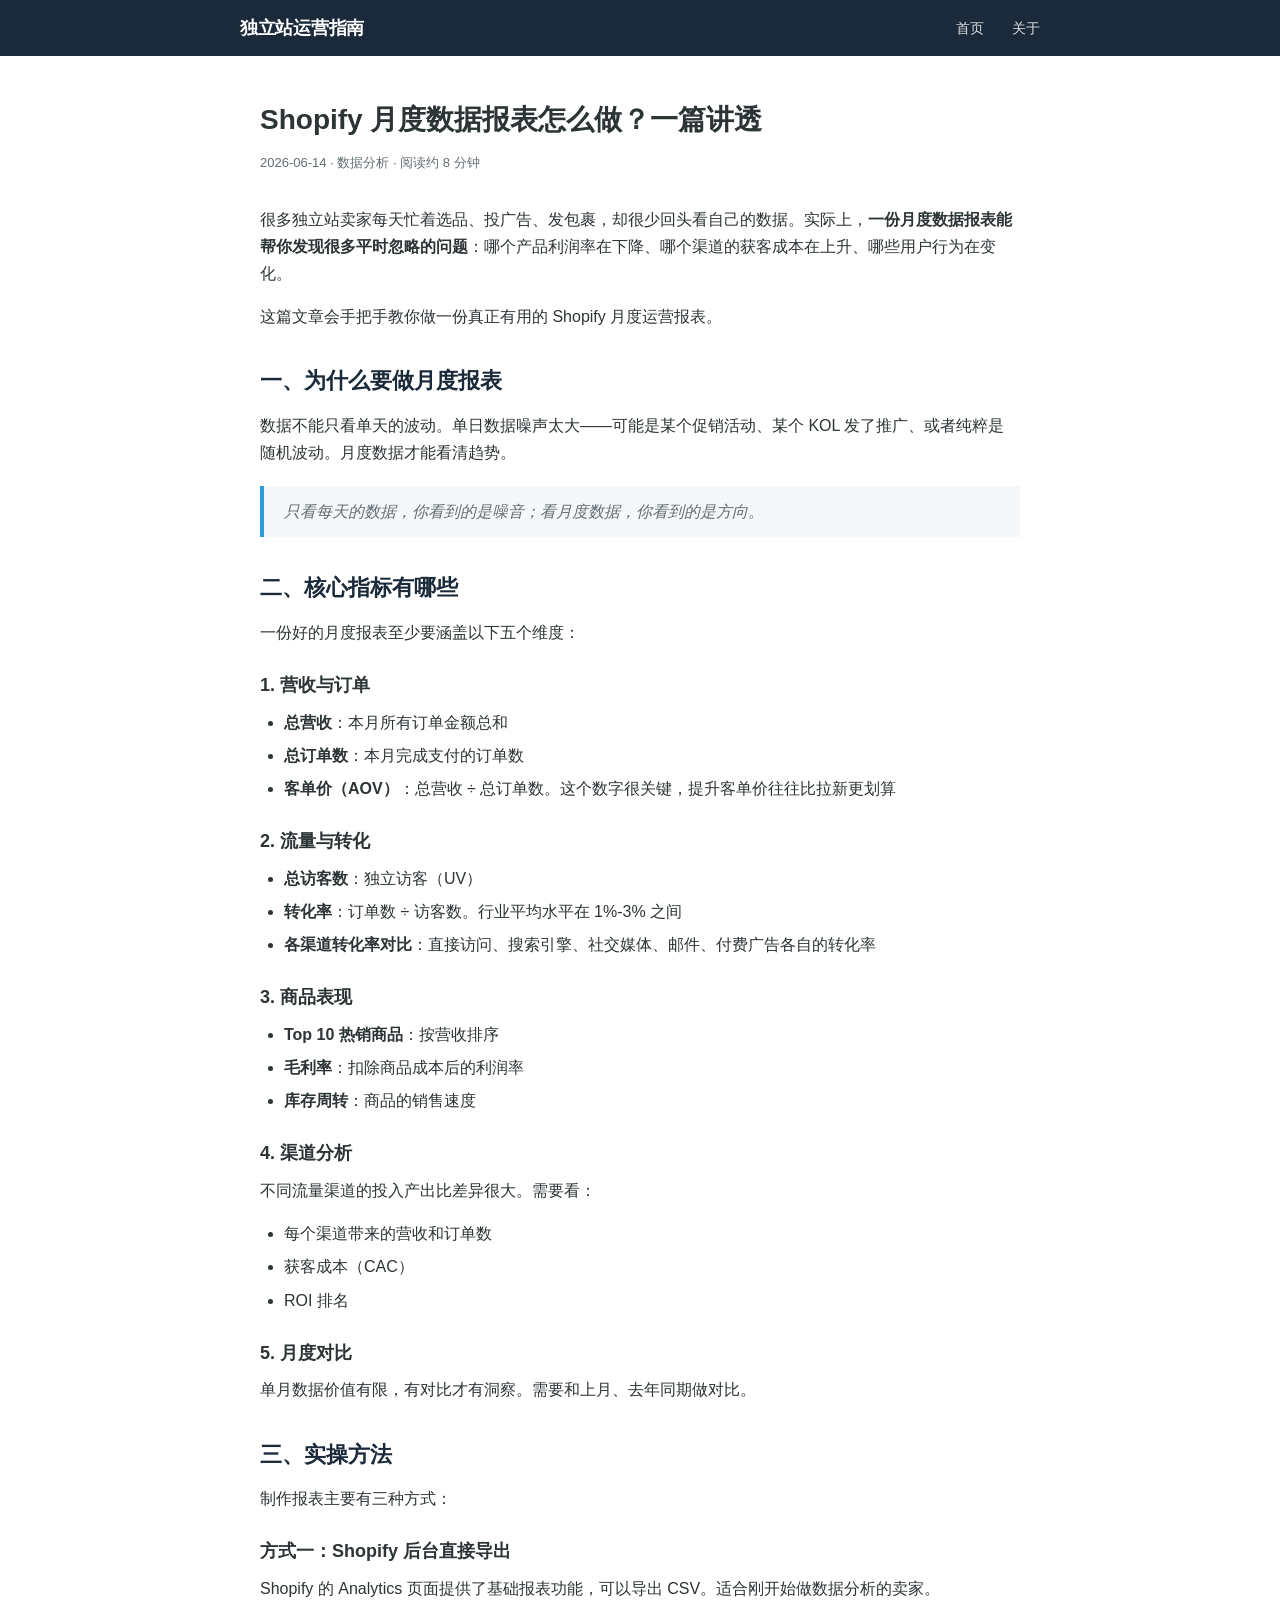
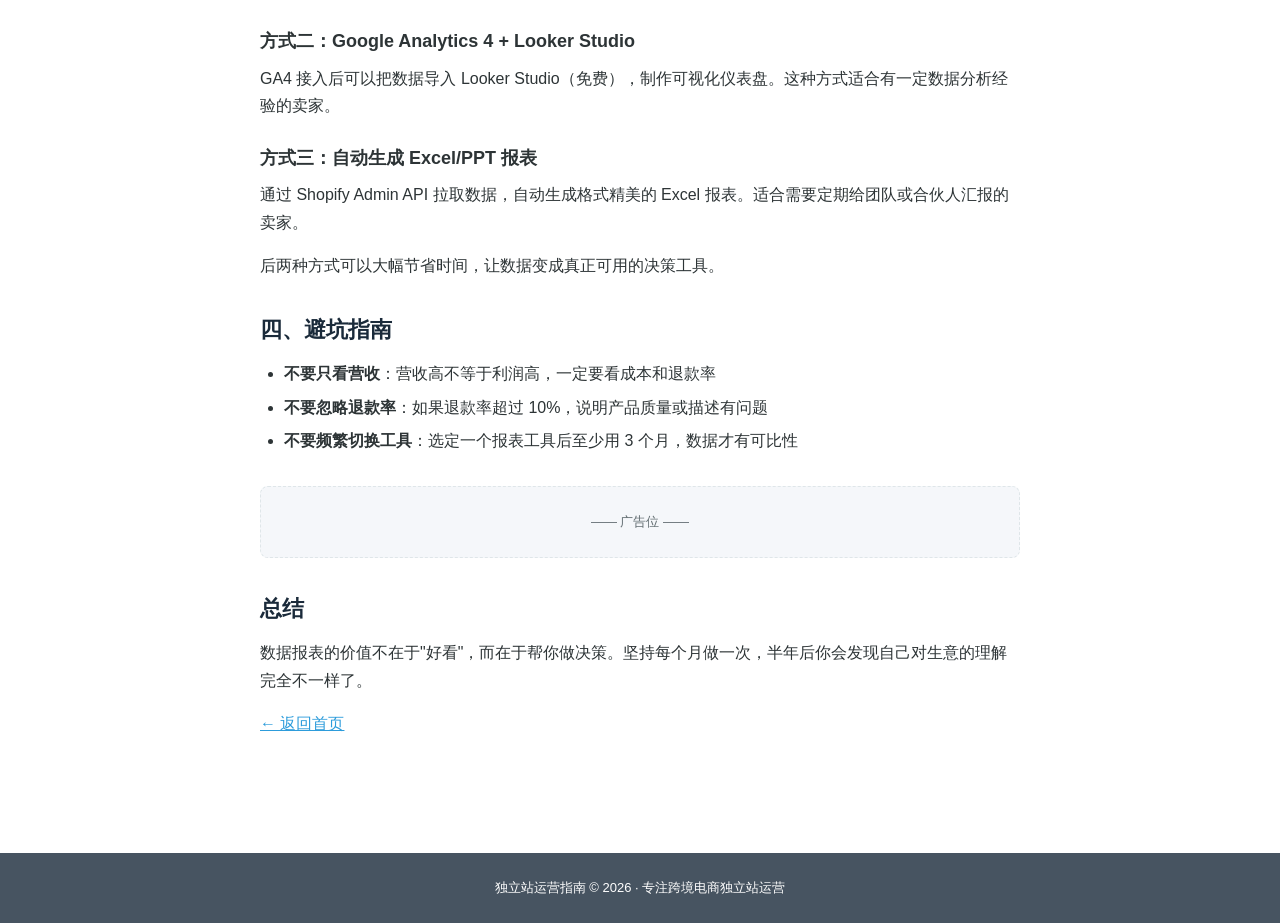
<file: posts/shopify-data-report-guide.html>
<!DOCTYPE html>
<html lang="zh-CN">
<head>
<meta charset="UTF-8">
<meta name="viewport" content="width=device-width, initial-scale=1.0">
<title>Shopify 月度数据报表怎么做？一篇讲透 - 独立站运营指南</title>
<meta name="description" content="详细讲解如何利用 Shopify 后台数据制作月度运营报表，涵盖关键指标解读与实操方法。">
<link rel="stylesheet" href="/css/style.css">
</head>
<body>

<header>
  <div class="inner">
    <a href="/" class="logo">独立站运营指南</a>
    <nav>
      <a href="/">首页</a>
      <a href="/about.html">关于</a>
    </nav>
  </div>
</header>

<div class="container article">

  <h1>Shopify 月度数据报表怎么做？一篇讲透</h1>
  <div class="meta">2026-06-14 · 数据分析 · 阅读约 8 分钟</div>

  <p>很多独立站卖家每天忙着选品、投广告、发包裹，却很少回头看自己的数据。实际上，<strong>一份月度数据报表能帮你发现很多平时忽略的问题</strong>：哪个产品利润率在下降、哪个渠道的获客成本在上升、哪些用户行为在变化。</p>

  <p>这篇文章会手把手教你做一份真正有用的 Shopify 月度运营报表。</p>

  <h2>一、为什么要做月度报表</h2>

  <p>数据不能只看单天的波动。单日数据噪声太大——可能是某个促销活动、某个 KOL 发了推广、或者纯粹是随机波动。月度数据才能看清趋势。</p>

  <blockquote>只看每天的数据，你看到的是噪音；看月度数据，你看到的是方向。</blockquote>

  <h2>二、核心指标有哪些</h2>

  <p>一份好的月度报表至少要涵盖以下五个维度：</p>

  <h3>1. 营收与订单</h3>
  <ul>
    <li><strong>总营收</strong>：本月所有订单金额总和</li>
    <li><strong>总订单数</strong>：本月完成支付的订单数</li>
    <li><strong>客单价（AOV）</strong>：总营收 ÷ 总订单数。这个数字很关键，提升客单价往往比拉新更划算</li>
  </ul>

  <h3>2. 流量与转化</h3>
  <ul>
    <li><strong>总访客数</strong>：独立访客（UV）</li>
    <li><strong>转化率</strong>：订单数 ÷ 访客数。行业平均水平在 1%-3% 之间</li>
    <li><strong>各渠道转化率对比</strong>：直接访问、搜索引擎、社交媒体、邮件、付费广告各自的转化率</li>
  </ul>

  <h3>3. 商品表现</h3>
  <ul>
    <li><strong>Top 10 热销商品</strong>：按营收排序</li>
    <li><strong>毛利率</strong>：扣除商品成本后的利润率</li>
    <li><strong>库存周转</strong>：商品的销售速度</li>
  </ul>

  <h3>4. 渠道分析</h3>
  <p>不同流量渠道的投入产出比差异很大。需要看：</p>
  <ul>
    <li>每个渠道带来的营收和订单数</li>
    <li>获客成本（CAC）</li>
    <li>ROI 排名</li>
  </ul>

  <h3>5. 月度对比</h3>
  <p>单月数据价值有限，有对比才有洞察。需要和上月、去年同期做对比。</p>

  <h2>三、实操方法</h2>

  <p>制作报表主要有三种方式：</p>

  <h3>方式一：Shopify 后台直接导出</h3>
  <p>Shopify 的 Analytics 页面提供了基础报表功能，可以导出 CSV。适合刚开始做数据分析的卖家。</p>

  <h3>方式二：Google Analytics 4 + Looker Studio</h3>
  <p>GA4 接入后可以把数据导入 Looker Studio（免费），制作可视化仪表盘。这种方式适合有一定数据分析经验的卖家。</p>

  <h3>方式三：自动生成 Excel/PPT 报表</h3>
  <p>通过 Shopify Admin API 拉取数据，自动生成格式精美的 Excel 报表。适合需要定期给团队或合伙人汇报的卖家。</p>

  <p>后两种方式可以大幅节省时间，让数据变成真正可用的决策工具。</p>

  <h2>四、避坑指南</h2>

  <ul>
    <li><strong>不要只看营收</strong>：营收高不等于利润高，一定要看成本和退款率</li>
    <li><strong>不要忽略退款率</strong>：如果退款率超过 10%，说明产品质量或描述有问题</li>
    <li><strong>不要频繁切换工具</strong>：选定一个报表工具后至少用 3 个月，数据才有可比性</li>
  </ul>

  <div class="ad-slot">—— 广告位 ——</div>

  <h2>总结</h2>

  <p>数据报表的价值不在于"好看"，而在于帮你做决策。坚持每个月做一次，半年后你会发现自己对生意的理解完全不一样了。</p>

  <p><a href="/">← 返回首页</a></p>

</div>

<footer>
  <p>独立站运营指南 &copy; 2026 &middot; 专注跨境电商独立站运营</p>
</footer>

</body>
</html>
</file>
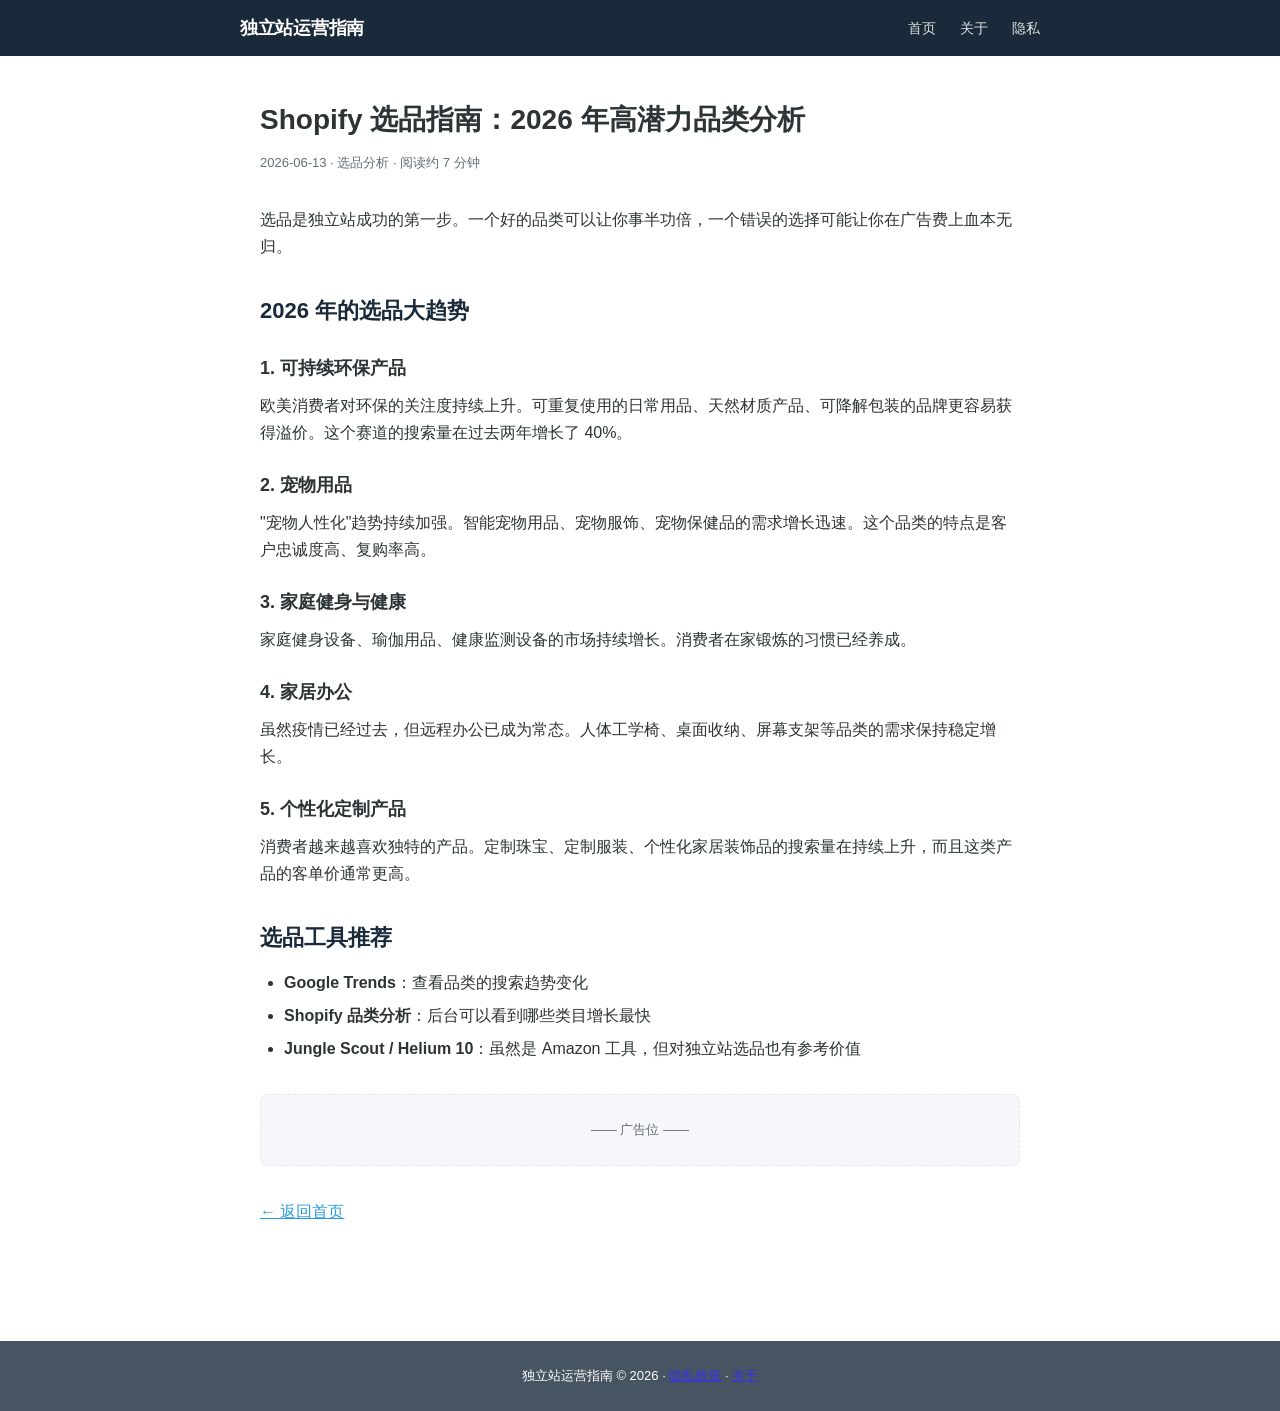
<file: posts/shopify-product-research-2026.html>
<!DOCTYPE html>
<html lang="zh-CN">
<head>
<meta charset="UTF-8">
<meta name="viewport" content="width=device-width, initial-scale=1.0">
<title>Shopify 选品指南：2026 年高潜力品类分析 - 独立站运营指南</title>
<meta name="description" content="基于市场数据和搜索趋势，分析当前最具增长潜力的跨境电商选品方向。">
<link rel="stylesheet" href="/css/style.css">
</head>
<body>
<header>
  <div class="inner">
    <a href="/" class="logo">独立站运营指南</a>
    <nav><a href="/">首页</a><a href="/about.html">关于</a><a href="/privacy-policy.html">隐私</a></nav>
  </div>
</header>
<div class="container article">
<h1>Shopify 选品指南：2026 年高潜力品类分析</h1>
<div class="meta">2026-06-13 · 选品分析 · 阅读约 7 分钟</div>

<p>选品是独立站成功的第一步。一个好的品类可以让你事半功倍，一个错误的选择可能让你在广告费上血本无归。</p>

<h2>2026 年的选品大趋势</h2>
<h3>1. 可持续环保产品</h3>
<p>欧美消费者对环保的关注度持续上升。可重复使用的日常用品、天然材质产品、可降解包装的品牌更容易获得溢价。这个赛道的搜索量在过去两年增长了 40%。</p>

<h3>2. 宠物用品</h3>
<p>"宠物人性化"趋势持续加强。智能宠物用品、宠物服饰、宠物保健品的需求增长迅速。这个品类的特点是客户忠诚度高、复购率高。</p>

<h3>3. 家庭健身与健康</h3>
<p>家庭健身设备、瑜伽用品、健康监测设备的市场持续增长。消费者在家锻炼的习惯已经养成。</p>

<h3>4. 家居办公</h3>
<p>虽然疫情已经过去，但远程办公已成为常态。人体工学椅、桌面收纳、屏幕支架等品类的需求保持稳定增长。</p>

<h3>5. 个性化定制产品</h3>
<p>消费者越来越喜欢独特的产品。定制珠宝、定制服装、个性化家居装饰品的搜索量在持续上升，而且这类产品的客单价通常更高。</p>

<h2>选品工具推荐</h2>
<ul>
<li><strong>Google Trends</strong>：查看品类的搜索趋势变化</li>
<li><strong>Shopify 品类分析</strong>：后台可以看到哪些类目增长最快</li>
<li><strong>Jungle Scout / Helium 10</strong>：虽然是 Amazon 工具，但对独立站选品也有参考价值</li>
</ul>

<div class="ad-slot">—— 广告位 ——</div>
<p><a href="/">← 返回首页</a></p>
</div>
<footer>
  <p>独立站运营指南 &copy; 2026 &middot; <a href="/privacy-policy.html">隐私政策</a> &middot; <a href="/about.html">关于</a></p>
</footer>
</body>
</html>
</file>
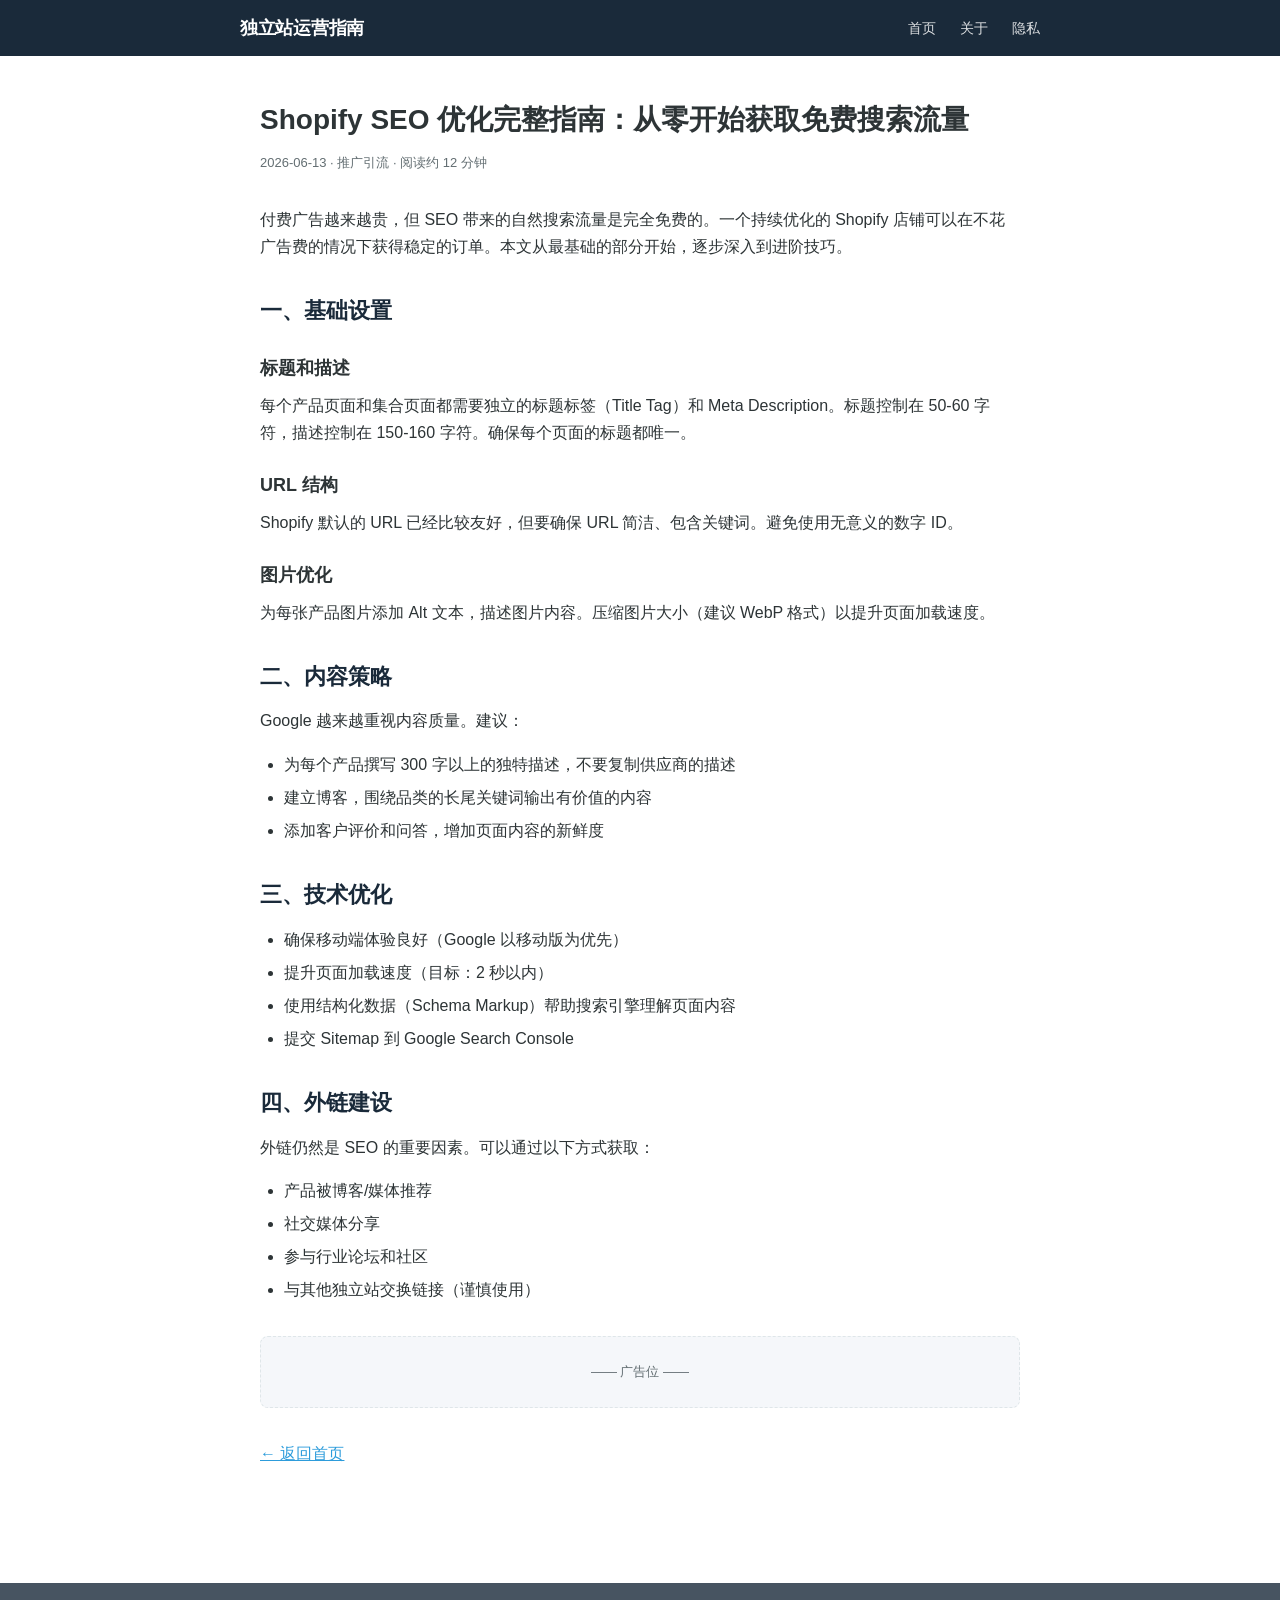
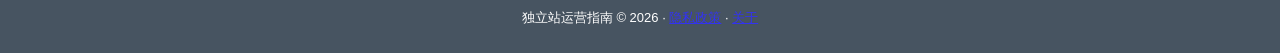
<file: posts/shopify-seo-guide.html>
<!DOCTYPE html>
<html lang="zh-CN">
<head>
<meta charset="UTF-8">
<meta name="viewport" content="width=device-width, initial-scale=1.0">
<title>Shopify SEO 优化完整指南 - 独立站运营指南</title>
<meta name="description" content="手把手教你优化 Shopify 店铺的搜索引擎排名，持续获取免费搜索流量。">
<link rel="stylesheet" href="/css/style.css">
</head>
<body>
<header>
  <div class="inner">
    <a href="/" class="logo">独立站运营指南</a>
    <nav><a href="/">首页</a><a href="/about.html">关于</a><a href="/privacy-policy.html">隐私</a></nav>
  </div>
</header>
<div class="container article">
<h1>Shopify SEO 优化完整指南：从零开始获取免费搜索流量</h1>
<div class="meta">2026-06-13 · 推广引流 · 阅读约 12 分钟</div>

<p>付费广告越来越贵，但 SEO 带来的自然搜索流量是完全免费的。一个持续优化的 Shopify 店铺可以在不花广告费的情况下获得稳定的订单。本文从最基础的部分开始，逐步深入到进阶技巧。</p>

<h2>一、基础设置</h2>
<h3>标题和描述</h3>
<p>每个产品页面和集合页面都需要独立的标题标签（Title Tag）和 Meta Description。标题控制在 50-60 字符，描述控制在 150-160 字符。确保每个页面的标题都唯一。</p>

<h3>URL 结构</h3>
<p>Shopify 默认的 URL 已经比较友好，但要确保 URL 简洁、包含关键词。避免使用无意义的数字 ID。</p>

<h3>图片优化</h3>
<p>为每张产品图片添加 Alt 文本，描述图片内容。压缩图片大小（建议 WebP 格式）以提升页面加载速度。</p>

<h2>二、内容策略</h2>
<p>Google 越来越重视内容质量。建议：</p>
<ul>
<li>为每个产品撰写 300 字以上的独特描述，不要复制供应商的描述</li>
<li>建立博客，围绕品类的长尾关键词输出有价值的内容</li>
<li>添加客户评价和问答，增加页面内容的新鲜度</li>
</ul>

<h2>三、技术优化</h2>
<ul>
<li>确保移动端体验良好（Google 以移动版为优先）</li>
<li>提升页面加载速度（目标：2 秒以内）</li>
<li>使用结构化数据（Schema Markup）帮助搜索引擎理解页面内容</li>
<li>提交 Sitemap 到 Google Search Console</li>
</ul>

<h2>四、外链建设</h2>
<p>外链仍然是 SEO 的重要因素。可以通过以下方式获取：</p>
<ul>
<li>产品被博客/媒体推荐</li>
<li>社交媒体分享</li>
<li>参与行业论坛和社区</li>
<li>与其他独立站交换链接（谨慎使用）</li>
</ul>

<div class="ad-slot">—— 广告位 ——</div>
<p><a href="/">← 返回首页</a></p>
</div>
<footer>
  <p>独立站运营指南 &copy; 2026 &middot; <a href="/privacy-policy.html">隐私政策</a> &middot; <a href="/about.html">关于</a></p>
</footer>
</body>
</html>
</file>
<file: css/style.css>
/* ── 跨境电商内容站样式 ────────────────────────── */

:root {
  --primary: #1a2a3a;
  --accent: #2d9cdb;
  --accent-hover: #2380b3;
  --bg: #ffffff;
  --bg-gray: #f5f7fa;
  --text: #2d3436;
  --text-light: #636e72;
  --border: #dfe6e9;
  --max-w: 800px;
}

*, *::before, *::after { box-sizing: border-box; margin: 0; padding: 0; }
html { scroll-behavior: smooth; }
body {
  font-family: -apple-system, BlinkMacSystemFont, 'Segoe UI', 'Noto Sans SC', sans-serif;
  color: var(--text);
  background: var(--bg);
  line-height: 1.7;
  font-size: 16px;
}

/* 头部 */
header {
  background: var(--primary);
  color: #fff;
  padding: 0 20px;
  position: sticky; top: 0; z-index: 100;
}
header .inner {
  max-width: var(--max-w);
  margin: 0 auto;
  display: flex;
  align-items: center;
  justify-content: space-between;
  height: 56px;
}
header a { color: #fff; text-decoration: none; }
header .logo { font-size: 18px; font-weight: 700; letter-spacing: -0.3px; }
header nav a { font-size: 14px; margin-left: 24px; opacity: .85; }
header nav a:hover { opacity: 1; }

/* 主容器 */
.container {
  max-width: var(--max-w);
  margin: 0 auto;
  padding: 40px 20px;
}

/* 首页 */
.hero {
  text-align: center;
  padding: 60px 0 40px;
}
.hero h1 { font-size: 32px; color: var(--primary); margin-bottom: 12px; }
.hero p { color: var(--text-light); font-size: 16px; max-width: 600px; margin: 0 auto; }

.post-list { list-style: none; }
.post-item {
  padding: 24px 0;
  border-bottom: 1px solid var(--border);
}
.post-item:last-child { border-bottom: none; }
.post-item .meta {
  font-size: 13px;
  color: var(--text-light);
  margin-bottom: 6px;
}
.post-item h2 { font-size: 20px; margin-bottom: 8px; }
.post-item h2 a { color: var(--primary); text-decoration: none; }
.post-item h2 a:hover { color: var(--accent); }
.post-item .excerpt { color: var(--text-light); font-size: 14px; }

/* 文章页 */
.article h1 { font-size: 28px; margin-bottom: 8px; }
.article .meta { color: var(--text-light); font-size: 13px; margin-bottom: 32px; }
.article h2 { font-size: 22px; margin: 32px 0 12px; color: var(--primary); }
.article h3 { font-size: 18px; margin: 24px 0 8px; }
.article p { margin-bottom: 16px; }
.article ul, .article ol { margin: 0 0 16px 24px; }
.article li { margin-bottom: 6px; }
.article blockquote {
  border-left: 4px solid var(--accent);
  padding: 12px 20px;
  margin: 20px 0;
  background: var(--bg-gray);
  color: var(--text-light);
  font-style: italic;
}
.article img { max-width: 100%; border-radius: 8px; margin: 16px 0; }
.article a { color: var(--accent); }
.article code {
  background: var(--bg-gray);
  padding: 2px 6px;
  border-radius: 4px;
  font-size: 14px;
}

/* 页脚 */
footer {
  background: var(--primary);
  color: #fff;
  text-align: center;
  padding: 24px 20px;
  font-size: 13px;
  opacity: .8;
  margin-top: 60px;
}

/* 响应式 */
@media (max-width: 600px) {
  .hero h1 { font-size: 24px; }
  .article h1 { font-size: 22px; }
  header .inner { flex-wrap: wrap; height: auto; padding: 12px 0; }
  header nav a { margin-left: 16px; font-size: 13px; }
}

/* 广告位占位 */
.ad-slot {
  background: var(--bg-gray);
  border: 1px dashed var(--border);
  text-align: center;
  padding: 24px;
  margin: 32px 0;
  border-radius: 8px;
  font-size: 13px;
  color: var(--text-light);
}
</file>
